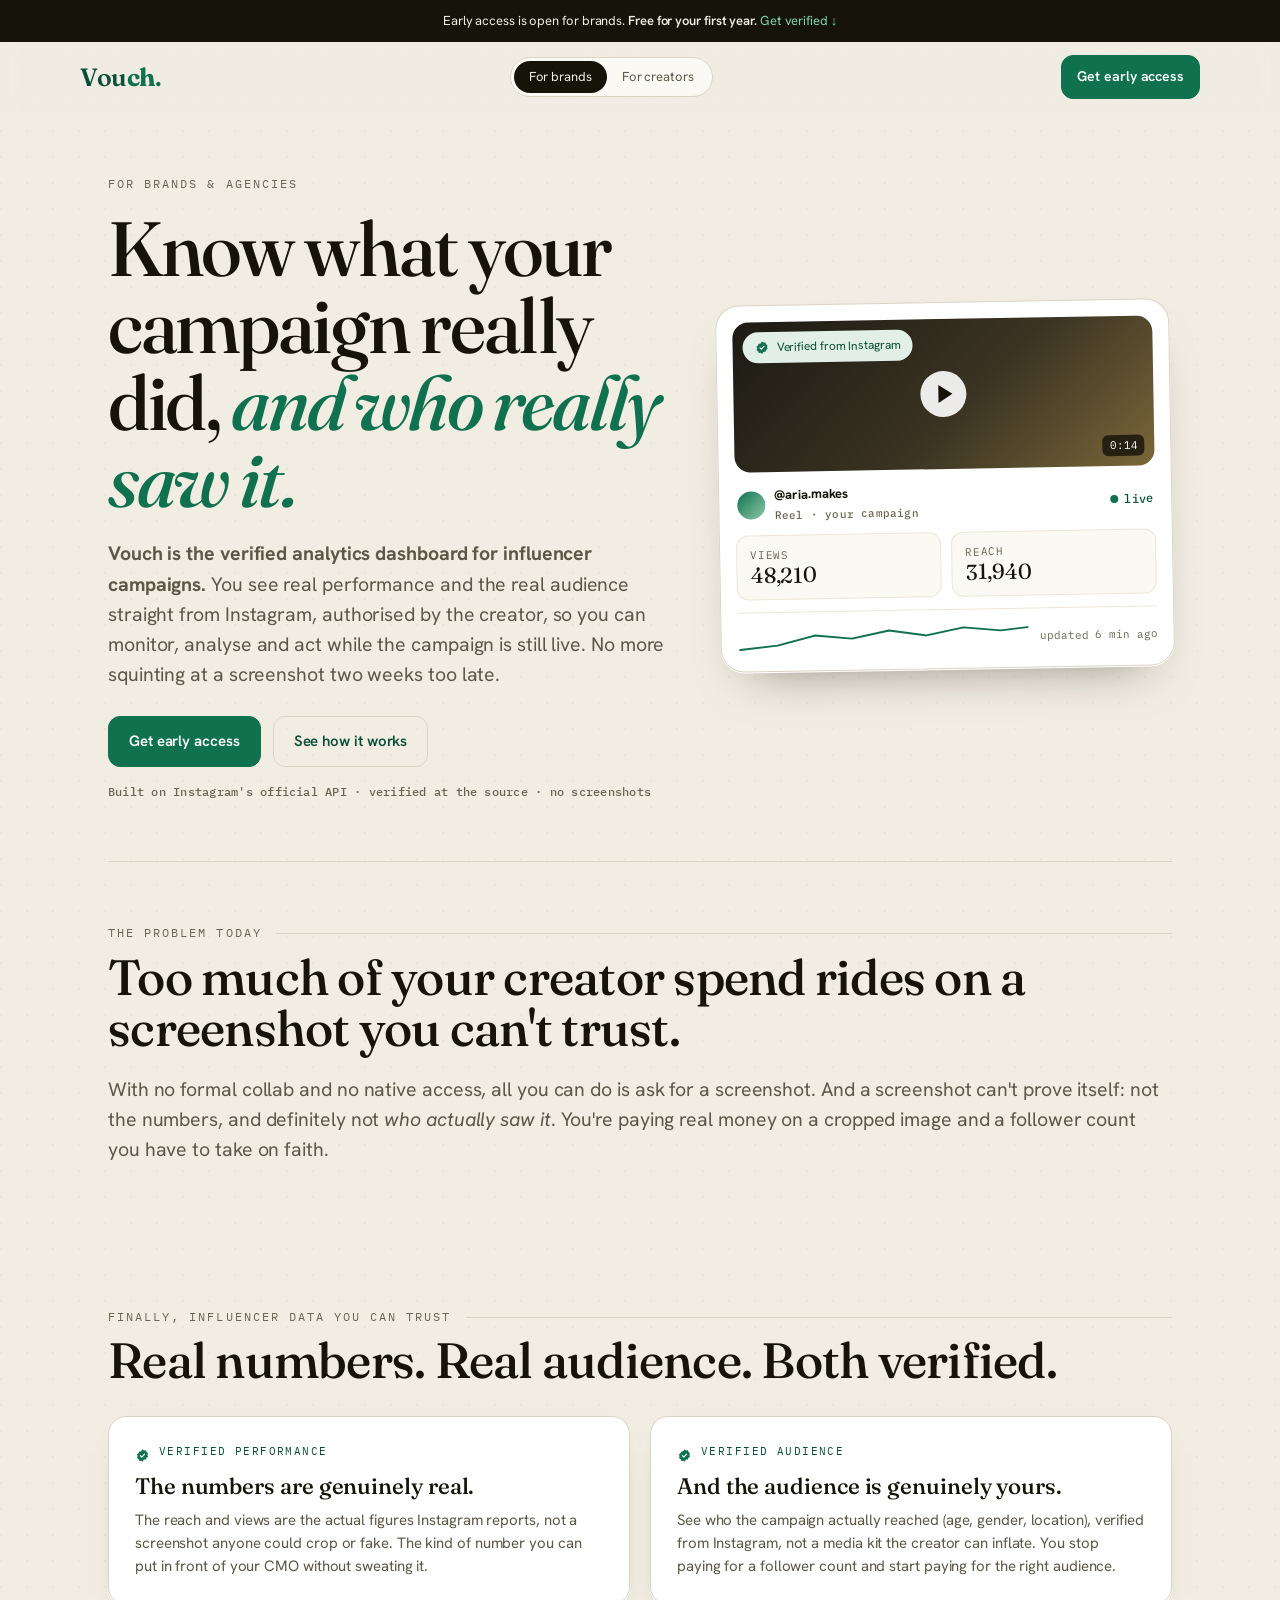
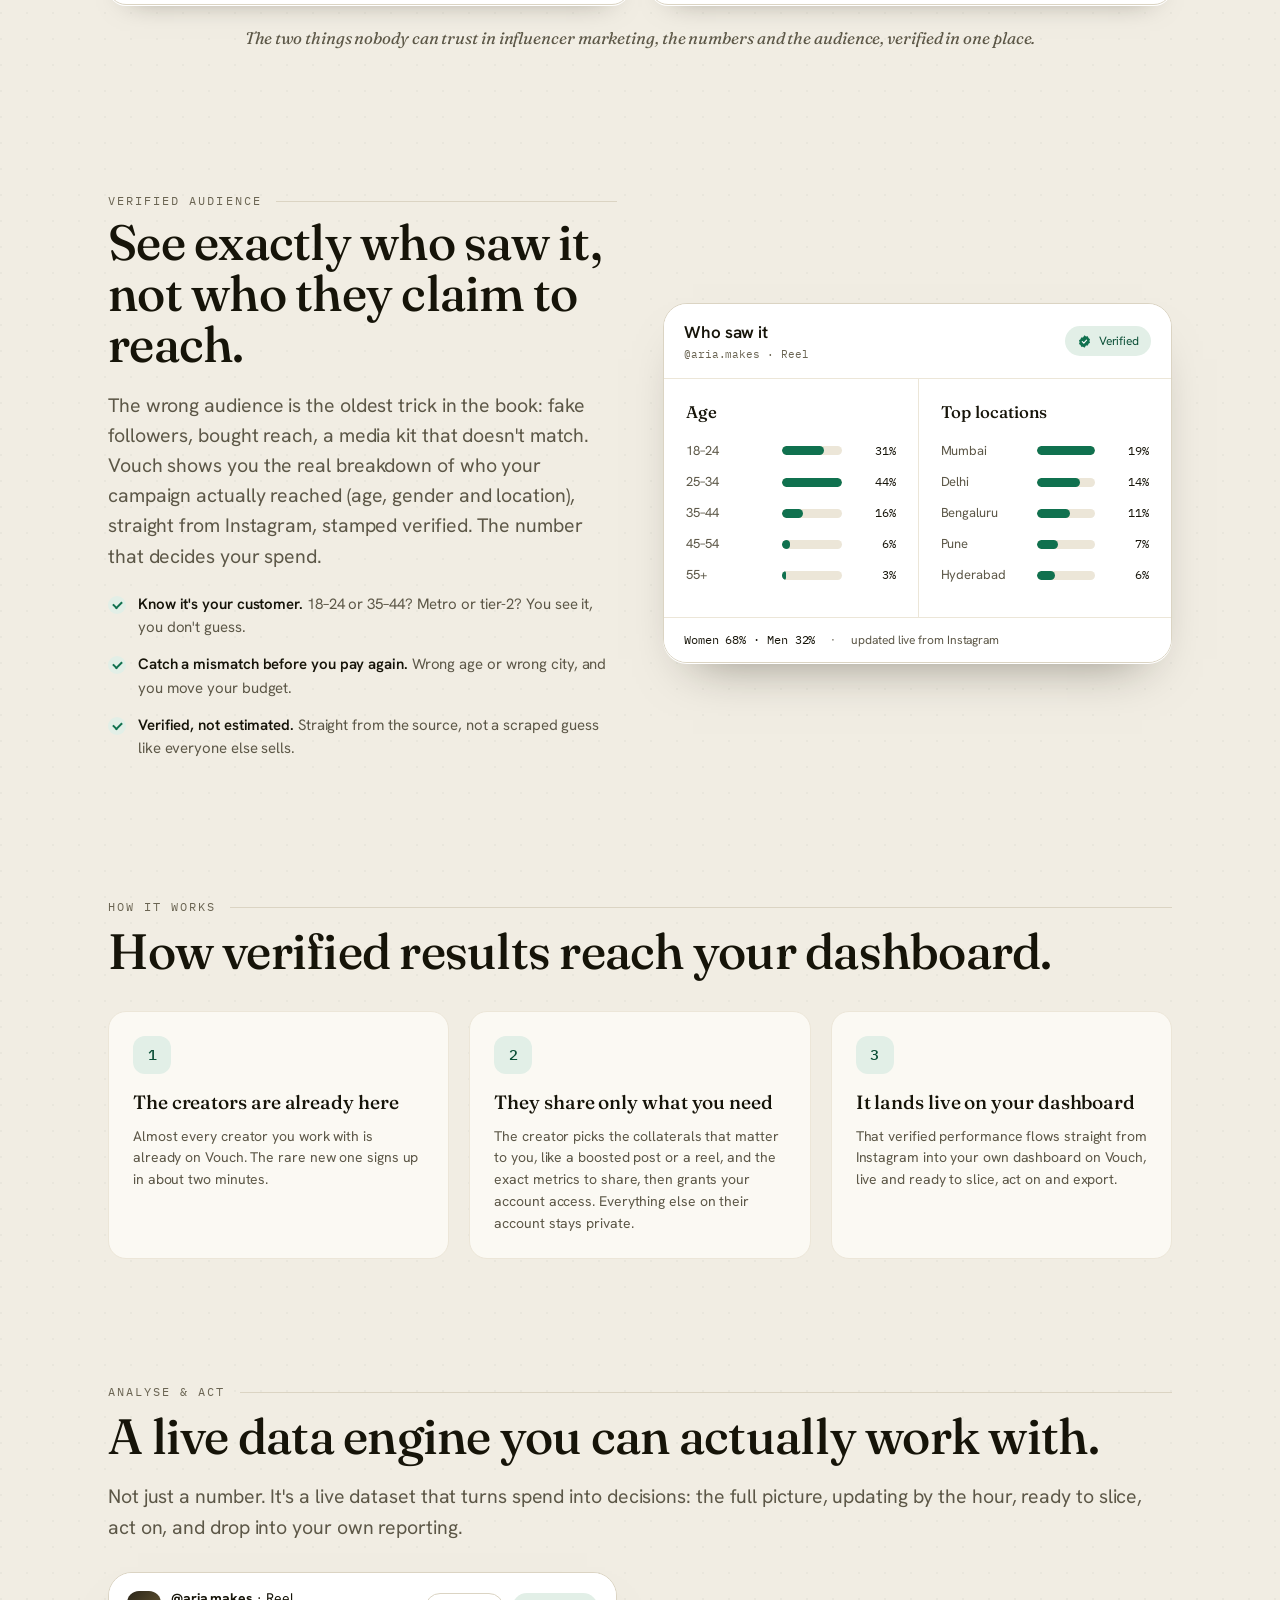
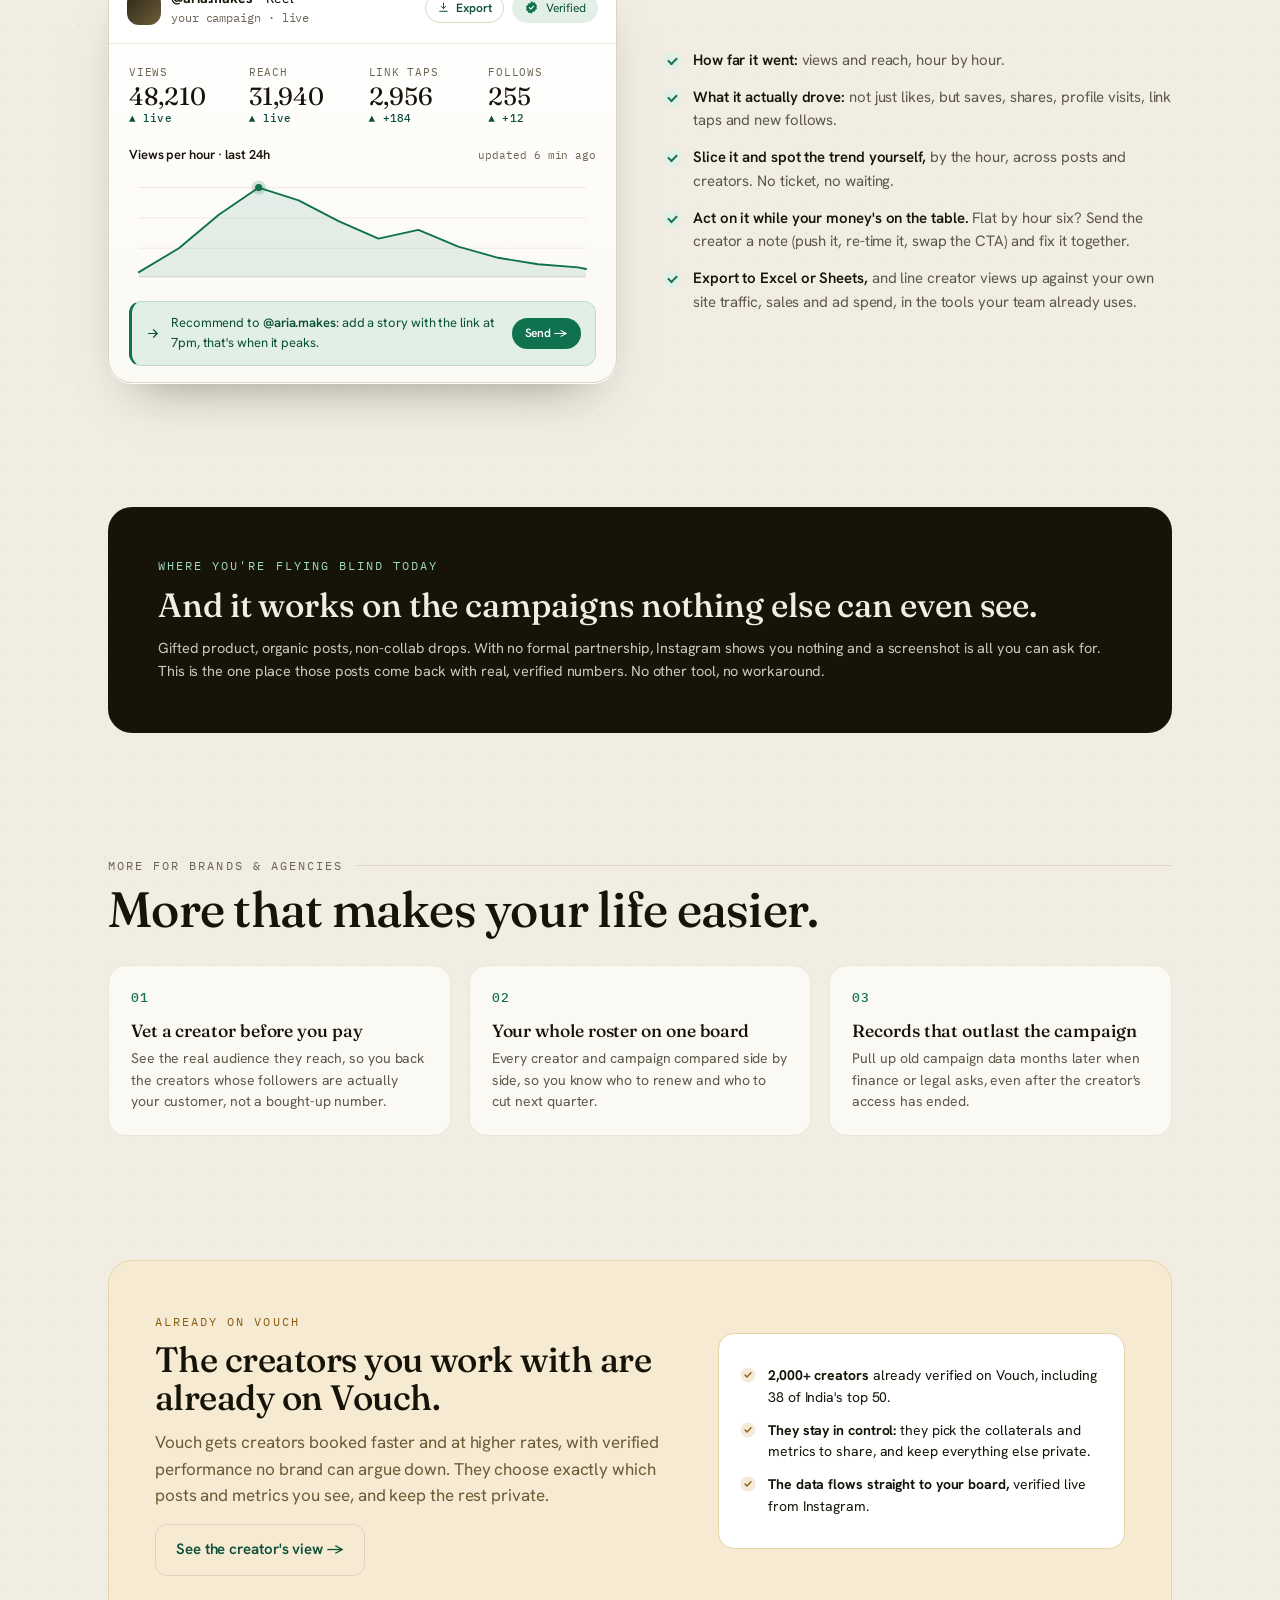
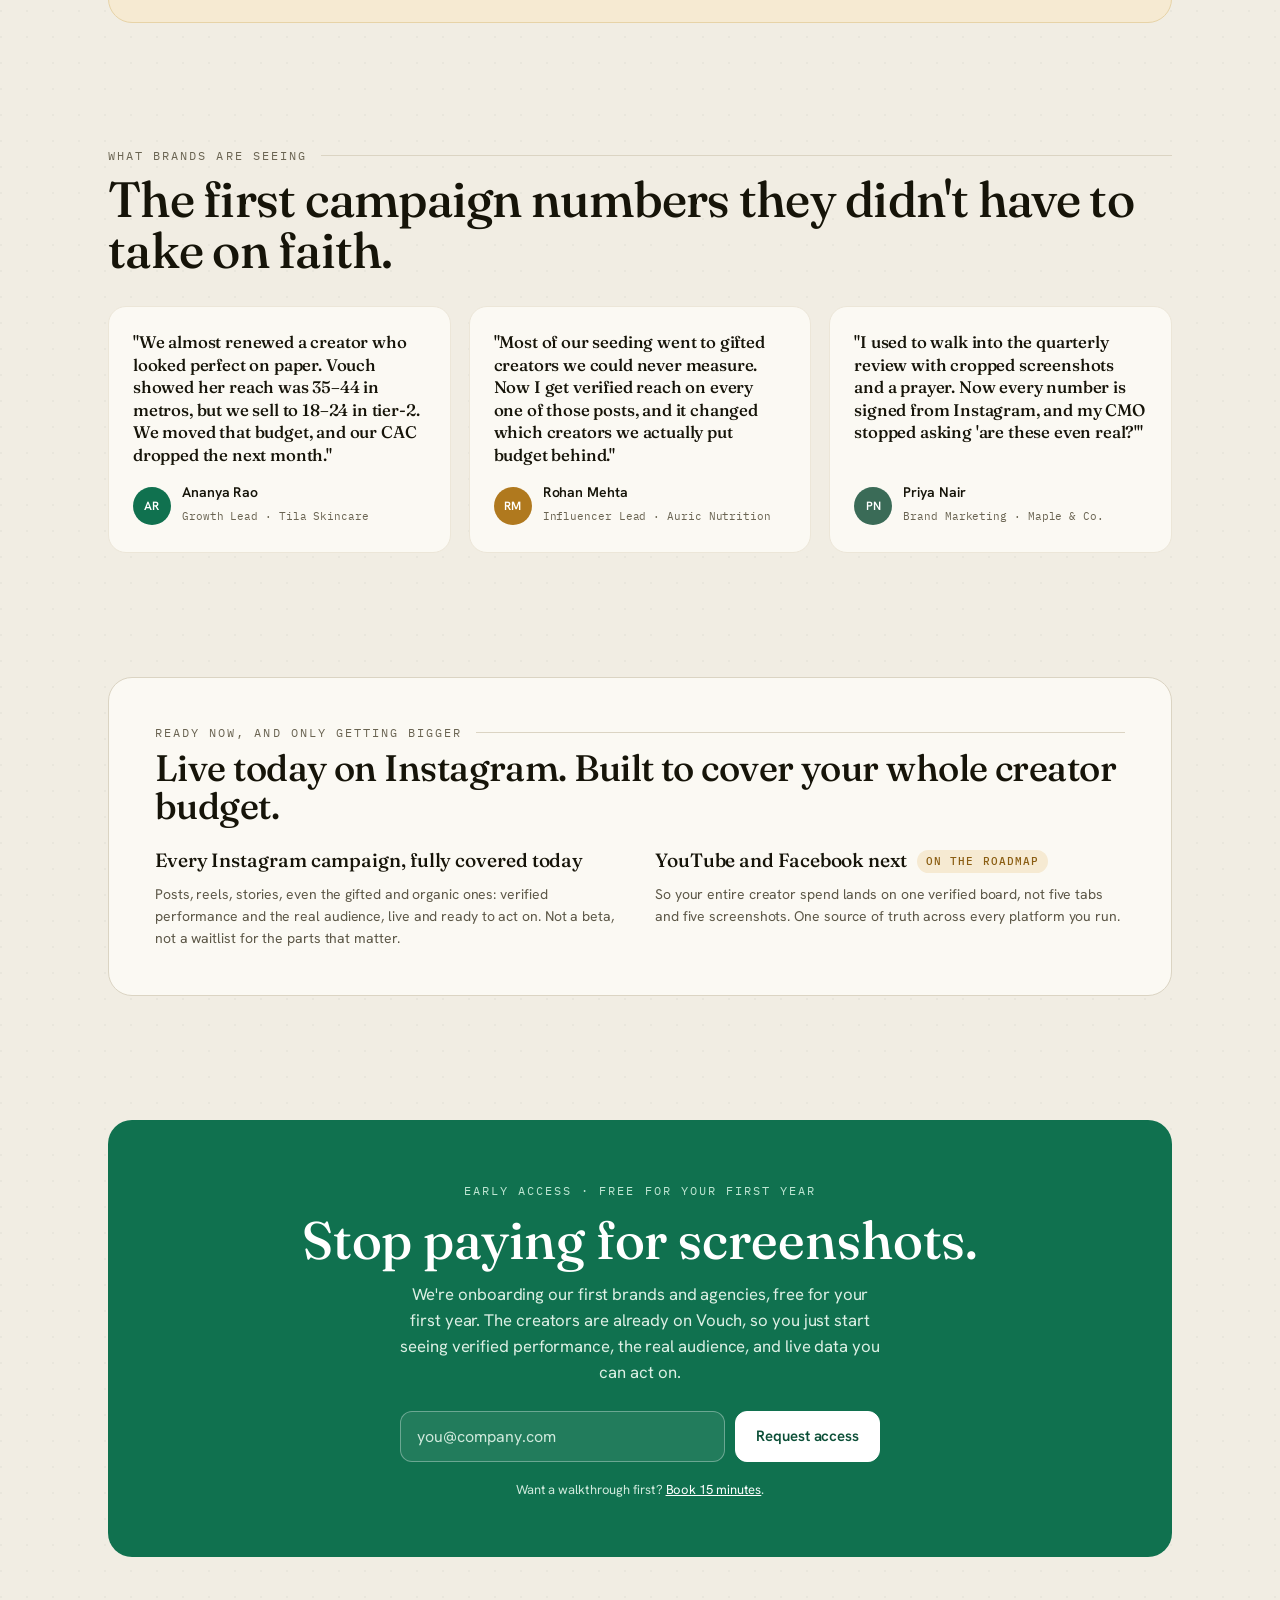
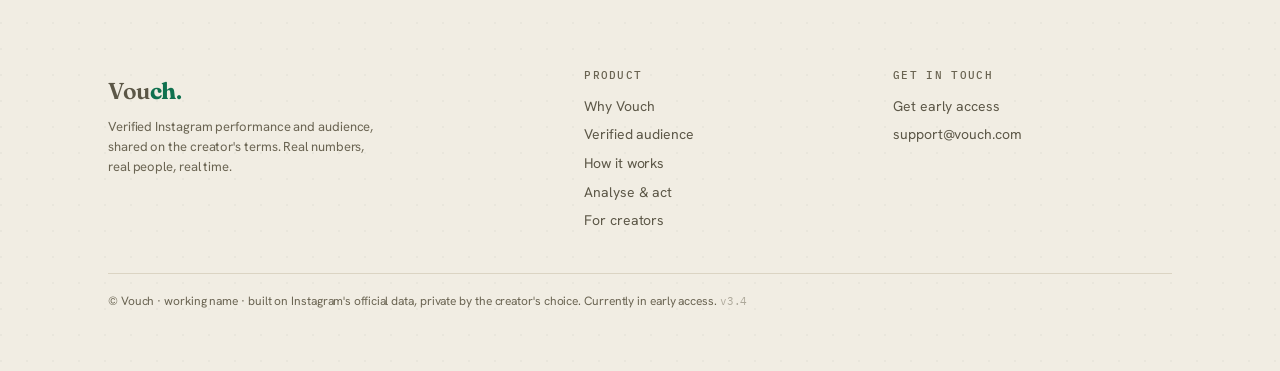
<file: index.html>
<!doctype html>
<!-- Vouch site build v3.4 · 2026-07-01 -->
<html lang="en">
<head>
<meta charset="utf-8">
<meta name="viewport" content="width=device-width, initial-scale=1">
<title>Vouch: know what your campaign really did, and who really saw it</title>
<link rel="preconnect" href="https://fonts.googleapis.com">
<link rel="preconnect" href="https://fonts.gstatic.com" crossorigin>
<link href="https://fonts.googleapis.com/css2?family=Fraunces:opsz,ital,wght@9..144,0,400;9..144,0,500;9..144,0,600;9..144,1,500&family=Hanken+Grotesk:wght@400;500;600&family=IBM+Plex+Mono:wght@400;500&display=swap" rel="stylesheet">
<link rel="stylesheet" href="styles.css">
</head>
<body>

<!-- OFFER RIBBON -->
<div class="ribbon">Early access is open for brands. <b>Free for your first year.</b> <a href="#start">Get verified ↓</a></div>

<nav class="nav" id="nav">
  <div class="wrap in">
    <a href="index.html" class="logo">Vou<b>ch</b><i>.</i></a>
    <div class="aud-switch">
      <a href="index.html" class="on">For brands</a>
      <a href="creators.html">For creators</a>
    </div>
    <div class="navcta"><a href="#start" class="btn sm">Get early access</a></div>
  </div>
</nav>

<div class="wrap">

  <!-- HERO -->
  <section class="hero">
    <div>
      <span class="kicker fade d1">For brands &amp; agencies</span>
      <h1 class="fade d2">Know what your campaign really did, <em>and who really saw it.</em></h1>
      <p class="lead fade d3"><b>Vouch is the verified analytics dashboard for influencer campaigns.</b> You see real performance and the real audience straight from Instagram, authorised by the creator, so you can monitor, analyse and act while the campaign is still live. No more squinting at a screenshot two weeks too late.</p>
      <div class="ctas fade d4">
        <a href="#start" class="btn">Get early access</a>
        <a href="#how" class="btn ghost">See how it works</a>
      </div>
      <div class="micro mono fade d5">Built on Instagram's official API · verified at the source · no screenshots</div>
    </div>
    <div class="herovis fade d6">
      <div class="vcard">
        <div class="thumb"><div class="play"></div><span class="dur">0:14</span>
          <span class="seal-tag chip green"><span class="seal" aria-hidden="true"><svg viewBox="0 0 24 24"><path d="M12 2l2.4 1.8 3-.1 1 2.8 2.4 1.7-.9 2.9.9 2.9-2.4 1.7-1 2.8-3-.1L12 22l-2.4-1.8-3 .1-1-2.8L3.2 16l.9-2.9L3.2 10l2.4-1.7 1-2.8 3 .1z" fill="#10714F"/><path d="M8.5 12.2l2.4 2.3 4.4-4.8" stroke="#fff" stroke-width="1.8" fill="none" stroke-linecap="round" stroke-linejoin="round"/></svg></span>Verified from Instagram</span>
        </div>
        <div class="meta">
          <div class="who"><span class="av"></span><div><b>@aria.makes</b><br><span class="mono" style="font-size:11px;color:var(--muted-2)">Reel · your campaign</span></div></div>
          <span class="mono" style="font-size:12px;color:var(--green-deep)"><span class="live"></span>live</span>
        </div>
        <div class="vstats">
          <div class="s"><div class="l">Views</div><div class="v">48,210</div></div>
          <div class="s"><div class="l">Reach</div><div class="v">31,940</div></div>
        </div>
        <div class="vspark"><svg viewBox="0 0 220 32" preserveAspectRatio="none" aria-hidden="true"><path d="M2 26 L30 22 L58 12 L86 16 L114 8 L142 14 L170 6 L198 10 L218 7" fill="none" stroke="#10714F" stroke-width="2" stroke-linecap="round" stroke-linejoin="round"/></svg><span>updated 6 min ago</span></div>
      </div>
    </div>
  </section>
  <hr class="hr">

  <!-- PROBLEM (brief, screenshot is the villain) -->
  <section>
    <div class="eyebrow-row"><span class="kicker">The problem today</span><span class="ln"></span></div>
    <h2 class="serif">Too much of your creator spend rides on a screenshot you can't trust.</h2>
    <p class="lead wide">With no formal collab and no native access, all you can do is ask for a screenshot. And a screenshot can't prove itself: not the numbers, and definitely not <em>who actually saw it</em>. You're paying real money on a cropped image and a follower count you have to take on faith.</p>
  </section>

  <!-- TWIN VERIFIED PILLARS -->
  <section id="why">
    <div class="eyebrow-row"><span class="kicker">Finally, influencer data you can trust</span><span class="ln"></span></div>
    <h2 class="serif">Real numbers. Real audience. Both verified.</h2>
    <div class="twin">
      <div class="vpill">
        <div class="vrow"><span class="seal" aria-hidden="true"><svg viewBox="0 0 24 24"><path d="M12 2l2.4 1.8 3-.1 1 2.8 2.4 1.7-.9 2.9.9 2.9-2.4 1.7-1 2.8-3-.1L12 22l-2.4-1.8-3 .1-1-2.8L3.2 16l.9-2.9L3.2 10l2.4-1.7 1-2.8 3 .1z" fill="#10714F"/><path d="M8.5 12.2l2.4 2.3 4.4-4.8" stroke="#fff" stroke-width="1.8" fill="none" stroke-linecap="round" stroke-linejoin="round"/></svg></span><span class="lbl">Verified performance</span></div>
        <h3>The numbers are genuinely real.</h3>
        <p>The reach and views are the actual figures Instagram reports, not a screenshot anyone could crop or fake. The kind of number you can put in front of your CMO without sweating it.</p>
      </div>
      <div class="vpill">
        <div class="vrow"><span class="seal" aria-hidden="true"><svg viewBox="0 0 24 24"><path d="M12 2l2.4 1.8 3-.1 1 2.8 2.4 1.7-.9 2.9.9 2.9-2.4 1.7-1 2.8-3-.1L12 22l-2.4-1.8-3 .1-1-2.8L3.2 16l.9-2.9L3.2 10l2.4-1.7 1-2.8 3 .1z" fill="#10714F"/><path d="M8.5 12.2l2.4 2.3 4.4-4.8" stroke="#fff" stroke-width="1.8" fill="none" stroke-linecap="round" stroke-linejoin="round"/></svg></span><span class="lbl">Verified audience</span></div>
        <h3>And the audience is genuinely yours.</h3>
        <p>See who the campaign actually reached (age, gender, location), verified from Instagram, not a media kit the creator can inflate. You stop paying for a follower count and start paying for the right audience.</p>
      </div>
    </div>
    <p class="twin-note">The two things nobody can trust in influencer marketing, the numbers and the audience, verified in one place.</p>
  </section>

  <!-- WHO REALLY SAW IT (verified audience showcase) -->
  <section id="audience">
    <div class="split">
      <div class="txt">
        <div class="eyebrow-row"><span class="kicker">Verified audience</span><span class="ln"></span></div>
        <h2 class="serif">See exactly who saw it, not who they claim to reach.</h2>
        <p class="lead">The wrong audience is the oldest trick in the book: fake followers, bought reach, a media kit that doesn't match. Vouch shows you the real breakdown of who your campaign actually reached (age, gender and location), straight from Instagram, stamped verified. The number that decides your spend.</p>
        <ul class="benefits">
          <li><b>Know it's your customer.</b> 18–24 or 35–44? Metro or tier-2? You see it, you don't guess.</li>
          <li><b>Catch a mismatch before you pay again.</b> Wrong age or wrong city, and you move your budget.</li>
          <li><b>Verified, not estimated.</b> Straight from the source, not a scraped guess like everyone else sells.</li>
        </ul>
      </div>
      <div class="demo">
        <div class="demo-head">
          <div><b>Who saw it</b><small>@aria.makes · Reel</small></div>
          <span class="chip green"><span class="seal" aria-hidden="true"><svg viewBox="0 0 24 24"><path d="M12 2l2.4 1.8 3-.1 1 2.8 2.4 1.7-.9 2.9.9 2.9-2.4 1.7-1 2.8-3-.1L12 22l-2.4-1.8-3 .1-1-2.8L3.2 16l.9-2.9L3.2 10l2.4-1.7 1-2.8 3 .1z" fill="#10714F"/><path d="M8.5 12.2l2.4 2.3 4.4-4.8" stroke="#fff" stroke-width="1.8" fill="none" stroke-linecap="round" stroke-linejoin="round"/></svg></span>Verified</span>
        </div>
        <div class="demo-grid">
          <div class="demo-panel">
            <div class="ph">Age</div>
            <div class="barrow"><span class="lab">18–24</span><span class="track"><span class="fillb" style="width:70%"></span></span><span class="pct">31%</span></div>
            <div class="barrow"><span class="lab">25–34</span><span class="track"><span class="fillb" style="width:100%"></span></span><span class="pct">44%</span></div>
            <div class="barrow"><span class="lab">35–44</span><span class="track"><span class="fillb" style="width:36%"></span></span><span class="pct">16%</span></div>
            <div class="barrow"><span class="lab">45–54</span><span class="track"><span class="fillb" style="width:14%"></span></span><span class="pct">6%</span></div>
            <div class="barrow"><span class="lab">55+</span><span class="track"><span class="fillb" style="width:7%"></span></span><span class="pct">3%</span></div>
          </div>
          <div class="demo-panel">
            <div class="ph">Top locations</div>
            <div class="barrow"><span class="lab">Mumbai</span><span class="track"><span class="fillb" style="width:100%"></span></span><span class="pct">19%</span></div>
            <div class="barrow"><span class="lab">Delhi</span><span class="track"><span class="fillb" style="width:74%"></span></span><span class="pct">14%</span></div>
            <div class="barrow"><span class="lab">Bengaluru</span><span class="track"><span class="fillb" style="width:58%"></span></span><span class="pct">11%</span></div>
            <div class="barrow"><span class="lab">Pune</span><span class="track"><span class="fillb" style="width:37%"></span></span><span class="pct">7%</span></div>
            <div class="barrow"><span class="lab">Hyderabad</span><span class="track"><span class="fillb" style="width:32%"></span></span><span class="pct">6%</span></div>
          </div>
        </div>
        <div class="demo-foot"><span class="gend">Women 68% · Men 32%</span><span>·</span><span>updated live from Instagram</span></div>
      </div>
    </div>
  </section>

  <!-- HOW IT WORKS (3-step setup) -->
  <section id="how">
    <div class="eyebrow-row"><span class="kicker">How it works</span><span class="ln"></span></div>
    <h2 class="serif">How verified results reach your dashboard.</h2>
    <div class="steps">
      <div class="step"><div class="tok">1</div><h3>The creators are already here</h3><p>Almost every creator you work with is already on Vouch. The rare new one signs up in about two minutes.</p></div>
      <div class="step"><div class="tok">2</div><h3>They share only what you need</h3><p>The creator picks the collaterals that matter to you, like a boosted post or a reel, and the exact metrics to share, then grants your account access. Everything else on their account stays private.</p></div>
      <div class="step"><div class="tok">3</div><h3>It lands live on your dashboard</h3><p>That verified performance flows straight from Instagram into your own dashboard on Vouch, live and ready to slice, act on and export.</p></div>
    </div>
  </section>

  <!-- ANALYTICS ENGINE (centerpiece) -->
  <section id="engine">
    <div class="eyebrow-row"><span class="kicker">Analyse &amp; act</span><span class="ln"></span></div>
    <h2 class="serif">A live data engine you can actually work with.</h2>
    <p class="lead wide">Not just a number. It's a live dataset that turns spend into decisions: the full picture, updating by the hour, ready to slice, act on, and drop into your own reporting.</p>
    <div class="split rev" style="margin-top:30px">
      <div class="txt">
        <ul class="benefits">
          <li><b>How far it went:</b> views and reach, hour by hour.</li>
          <li><b>What it actually drove:</b> not just likes, but saves, shares, profile visits, link taps and new follows.</li>
          <li><b>Slice it and spot the trend yourself,</b> by the hour, across posts and creators. No ticket, no waiting.</li>
          <li><b>Act on it while your money's on the table.</b> Flat by hour six? Send the creator a note (push it, re-time it, swap the CTA) and fix it together.</li>
          <li><b>Export to Excel or Sheets,</b> and line creator views up against your own site traffic, sales and ad spend, in the tools your team already uses.</li>
        </ul>
      </div>
      <div class="dashwrap">
        <div class="dash-top">
          <div class="who"><span class="av"></span><div><b>@aria.makes</b> · Reel<small>your campaign · live</small></div></div>
          <div class="right">
            <span class="expbtn"><svg viewBox="0 0 24 24" fill="none" aria-hidden="true"><path d="M12 4v10m0 0l-4-4m4 4l4-4M5 19h14" stroke="currentColor" stroke-width="1.8" stroke-linecap="round" stroke-linejoin="round"/></svg>Export</span>
            <span class="chip green"><span class="seal" aria-hidden="true"><svg viewBox="0 0 24 24"><path d="M12 2l2.4 1.8 3-.1 1 2.8 2.4 1.7-.9 2.9.9 2.9-2.4 1.7-1 2.8-3-.1L12 22l-2.4-1.8-3 .1-1-2.8L3.2 16l.9-2.9L3.2 10l2.4-1.7 1-2.8 3 .1z" fill="#10714F"/><path d="M8.5 12.2l2.4 2.3 4.4-4.8" stroke="#fff" stroke-width="1.8" fill="none" stroke-linecap="round" stroke-linejoin="round"/></svg></span>Verified</span>
          </div>
        </div>
        <div class="stats">
          <div class="stat"><div class="l">Views</div><div class="v">48,210</div><div class="d mono"><span aria-hidden="true">▲</span> live</div></div>
          <div class="stat"><div class="l">Reach</div><div class="v">31,940</div><div class="d mono"><span aria-hidden="true">▲</span> live</div></div>
          <div class="stat"><div class="l">Link taps</div><div class="v">2,956</div><div class="d mono"><span aria-hidden="true">▲</span> +184</div></div>
          <div class="stat"><div class="l">Follows</div><div class="v">255</div><div class="d mono"><span aria-hidden="true">▲</span> +12</div></div>
        </div>
        <div class="charttitle"><b>Views per hour · last 24h</b><span>updated 6 min ago</span></div>
        <svg class="chart" viewBox="0 0 600 150" preserveAspectRatio="none" role="img" aria-label="Hourly views curve">
          <line x1="20" y1="22" x2="580" y2="22" stroke="#ECE6D8"/>
          <line x1="20" y1="60" x2="580" y2="60" stroke="#ECE6D8"/>
          <line x1="20" y1="98" x2="580" y2="98" stroke="#ECE6D8"/>
          <line x1="20" y1="134" x2="580" y2="134" stroke="#DAD3C2"/>
          <path d="M20 128 L70 98 L120 56 L170 22 L220 38 L270 64 L320 86 L370 75 L420 96 L470 110 L520 118 L570 122 L580 124 L580 134 L20 134 Z" fill="#10714F" fill-opacity=".10"/>
          <path d="M20 128 L70 98 L120 56 L170 22 L220 38 L270 64 L320 86 L370 75 L420 96 L470 110 L520 118 L570 122 L580 124" fill="none" stroke="#10714F" stroke-width="2.4" stroke-linecap="round" stroke-linejoin="round"/>
          <circle cx="170" cy="22" r="4.5" fill="#10714F"/><circle cx="170" cy="22" r="9" fill="#10714F" fill-opacity=".18"/>
        </svg>
        <div style="padding:0 20px 16px">
          <div class="reco"><span class="seal" aria-hidden="true"><svg viewBox="0 0 24 24" fill="none"><path d="M4 12h12M12 6l6 6-6 6" stroke="#0B4F37" stroke-width="1.8" stroke-linecap="round" stroke-linejoin="round"/></svg></span><span>Recommend to <span class="who">@aria.makes</span>: add a story with the link at 7pm, that's when it peaks.</span><span class="reco-send">Send →</span></div>
        </div>
      </div>
    </div>
  </section>

  <!-- ORGANIC COVERAGE BANNER -->
  <section>
    <div class="banner">
      <div class="banner-lead">
        <span class="kicker">Where you're flying blind today</span>
        <h3>And it works on the campaigns nothing else can even see.</h3>
        <p>Gifted product, organic posts, non-collab drops. With no formal partnership, Instagram shows you nothing and a screenshot is all you can ask for. This is the one place those posts come back with real, verified numbers. No other tool, no workaround.</p>
      </div>
    </div>
  </section>

  <!-- TIER 2 -->
  <section>
    <div class="eyebrow-row"><span class="kicker">More for brands &amp; agencies</span><span class="ln"></span></div>
    <h2 class="serif">More that makes your life easier.</h2>
    <div class="vgrid">
      <div class="vc"><span class="vnum">01</span><h3>Vet a creator before you pay</h3><p>See the real audience they reach, so you back the creators whose followers are actually your customer, not a bought-up number.</p></div>
      <div class="vc"><span class="vnum">02</span><h3>Your whole roster on one board</h3><p>Every creator and campaign compared side by side, so you know who to renew and who to cut next quarter.</p></div>
      <div class="vc"><span class="vnum">03</span><h3>Records that outlast the campaign</h3><p>Pull up old campaign data months later when finance or legal asks, even after the creator's access has ended.</p></div>
    </div>
  </section>

  <!-- TIER 3 + reassurance -->
  <section>
    <div class="reassure">
      <div>
        <span class="kicker">Already on Vouch</span>
        <h3 class="serif">The creators you work with are already on Vouch.</h3>
        <p>Vouch gets creators booked faster and at higher rates, with verified performance no brand can argue down. They choose exactly which posts and metrics you see, and keep the rest private.</p>
        <a href="creators.html" class="btn ghost">See the creator's view →</a>
      </div>
      <div class="card">
        <div class="row"><svg width="18" height="18" viewBox="0 0 24 24" fill="none" aria-hidden="true"><circle cx="12" cy="12" r="10" fill="#C98A22" fill-opacity=".18"/><path d="M8 12l2.6 2.6L16 9" stroke="#8A5D12" stroke-width="1.8" fill="none" stroke-linecap="round" stroke-linejoin="round"/></svg><span><b>2,000+ creators</b> already verified on Vouch, including 38 of India's top 50.</span></div>
        <div class="row"><svg width="18" height="18" viewBox="0 0 24 24" fill="none" aria-hidden="true"><circle cx="12" cy="12" r="10" fill="#C98A22" fill-opacity=".18"/><path d="M8 12l2.6 2.6L16 9" stroke="#8A5D12" stroke-width="1.8" fill="none" stroke-linecap="round" stroke-linejoin="round"/></svg><span><b>They stay in control:</b> they pick the collaterals and metrics to share, and keep everything else private.</span></div>
        <div class="row"><svg width="18" height="18" viewBox="0 0 24 24" fill="none" aria-hidden="true"><circle cx="12" cy="12" r="10" fill="#C98A22" fill-opacity=".18"/><path d="M8 12l2.6 2.6L16 9" stroke="#8A5D12" stroke-width="1.8" fill="none" stroke-linecap="round" stroke-linejoin="round"/></svg><span><b>The data flows straight to your board,</b> verified live from Instagram.</span></div>
      </div>
    </div>
  </section>

  <!-- TESTIMONIALS / PROOF -->
  <section>
    <div class="eyebrow-row"><span class="kicker">What brands are seeing</span><span class="ln"></span></div>
    <h2 class="serif">The first campaign numbers they didn't have to take on faith.</h2>
    <div class="quotes">
      <figure class="quote">
        <blockquote>"We almost renewed a creator who looked perfect on paper. Vouch showed her reach was 35–44 in metros, but we sell to 18–24 in tier-2. We moved that budget, and our CAC dropped the next month."</blockquote>
        <figcaption class="qby"><span class="qav" style="--qc:#10714F">AR</span><span class="qn"><b>Ananya Rao</b><small>Growth Lead · Tila Skincare</small></span></figcaption>
      </figure>
      <figure class="quote">
        <blockquote>"Most of our seeding went to gifted creators we could never measure. Now I get verified reach on every one of those posts, and it changed which creators we actually put budget behind."</blockquote>
        <figcaption class="qby"><span class="qav" style="--qc:#B0791E">RM</span><span class="qn"><b>Rohan Mehta</b><small>Influencer Lead · Auric Nutrition</small></span></figcaption>
      </figure>
      <figure class="quote">
        <blockquote>"I used to walk into the quarterly review with cropped screenshots and a prayer. Now every number is signed from Instagram, and my CMO stopped asking 'are these even real?'"</blockquote>
        <figcaption class="qby"><span class="qav" style="--qc:#3A6B57">PN</span><span class="qn"><b>Priya Nair</b><small>Brand Marketing · Maple &amp; Co.</small></span></figcaption>
      </figure>
    </div>
  </section>

  <!-- LONG GAME / VISION -->
  <section>
    <div class="vision">
      <div class="eyebrow-row"><span class="kicker">Ready now, and only getting bigger</span><span class="ln"></span></div>
      <h2 class="serif" style="font-size:clamp(1.7rem,3vw,2.3rem)">Live today on Instagram. Built to cover your whole creator budget.</h2>
      <div class="vr">
        <div class="vi"><h3>Every Instagram campaign, fully covered today</h3><p>Posts, reels, stories, even the gifted and organic ones: verified performance and the real audience, live and ready to act on. Not a beta, not a waitlist for the parts that matter.</p></div>
        <div class="vi"><h3>YouTube and Facebook next <span class="soon">On the roadmap</span></h3><p>So your entire creator spend lands on one verified board, not five tabs and five screenshots. One source of truth across every platform you run.</p></div>
      </div>
    </div>
  </section>

  <!-- FINAL CTA -->
  <section id="start">
    <div class="final">
      <span class="kicker">Early access · free for your first year</span>
      <h2>Stop paying for screenshots.</h2>
      <p>We're onboarding our first brands and agencies, free for your first year. The creators are already on Vouch, so you just start seeing verified performance, the real audience, and live data you can act on.</p>
      <form class="signup" onsubmit="return false">
        <input type="email" id="waitemail" placeholder="you@company.com" aria-label="Work email">
        <a data-mail data-waitlist data-subject="Vouch for brands - early access" class="btn">Request access</a>
      </form>
      <div class="alt">Want a walkthrough first? <a data-mail data-subject="Vouch demo">Book 15 minutes</a>.</div>
    </div>
  </section>

  <footer>
    <div class="foot">
      <div>
        <a href="index.html" class="logo">Vou<b>ch</b><i>.</i></a>
        <p>Verified Instagram performance and audience, shared on the creator's terms. Real numbers, real people, real time.</p>
      </div>
      <div>
        <h3>Product</h3>
        <a href="#why">Why Vouch</a>
        <a href="#audience">Verified audience</a>
        <a href="#how">How it works</a>
        <a href="#engine">Analyse &amp; act</a>
        <a href="creators.html">For creators</a>
      </div>
      <div>
        <h3>Get in touch</h3>
        <a href="#start">Get early access</a>
        <a data-mail data-contact></a>
      </div>
    </div>
    <div class="foot-base">© Vouch · working name · built on Instagram's official data, private by the creator's choice. Currently in early access. <span class="ver">v3.4</span></div>
  </footer>

</div>

<script src="site.js"></script>
</body>
</html>
</file>
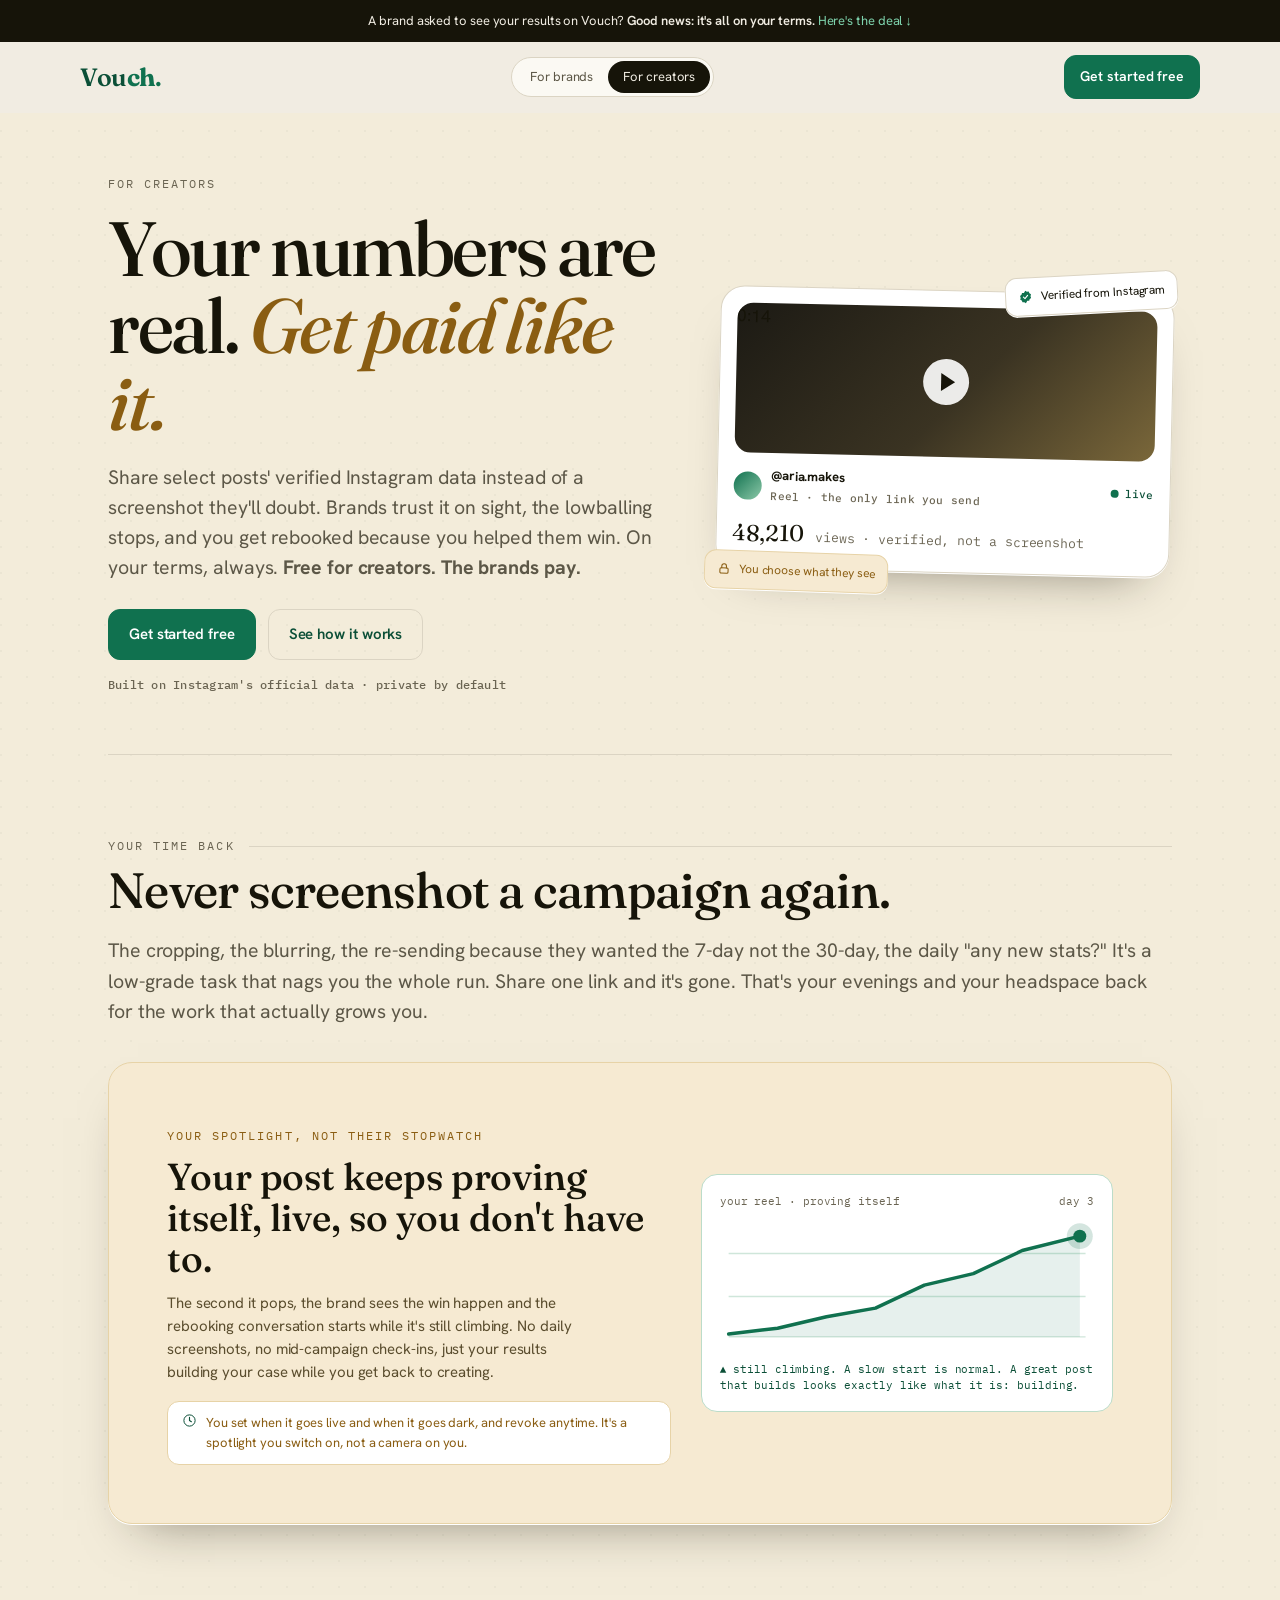
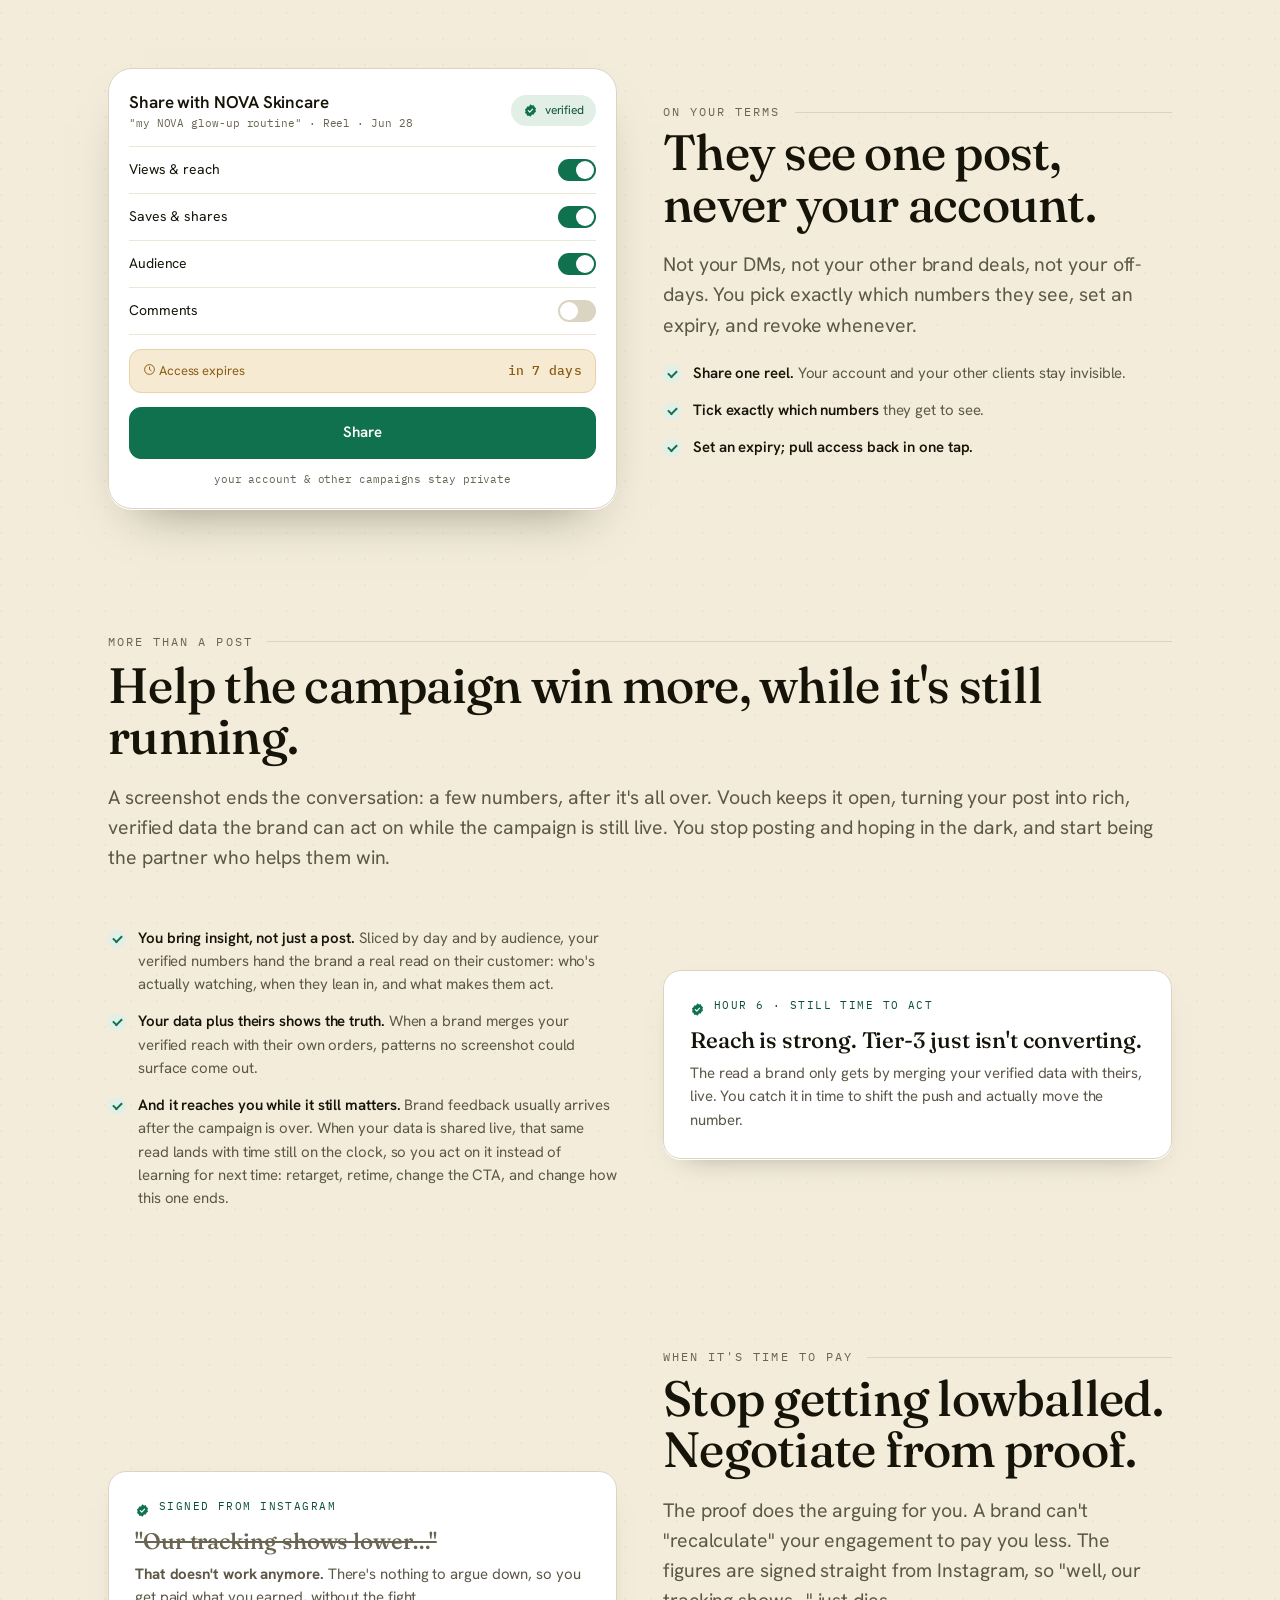
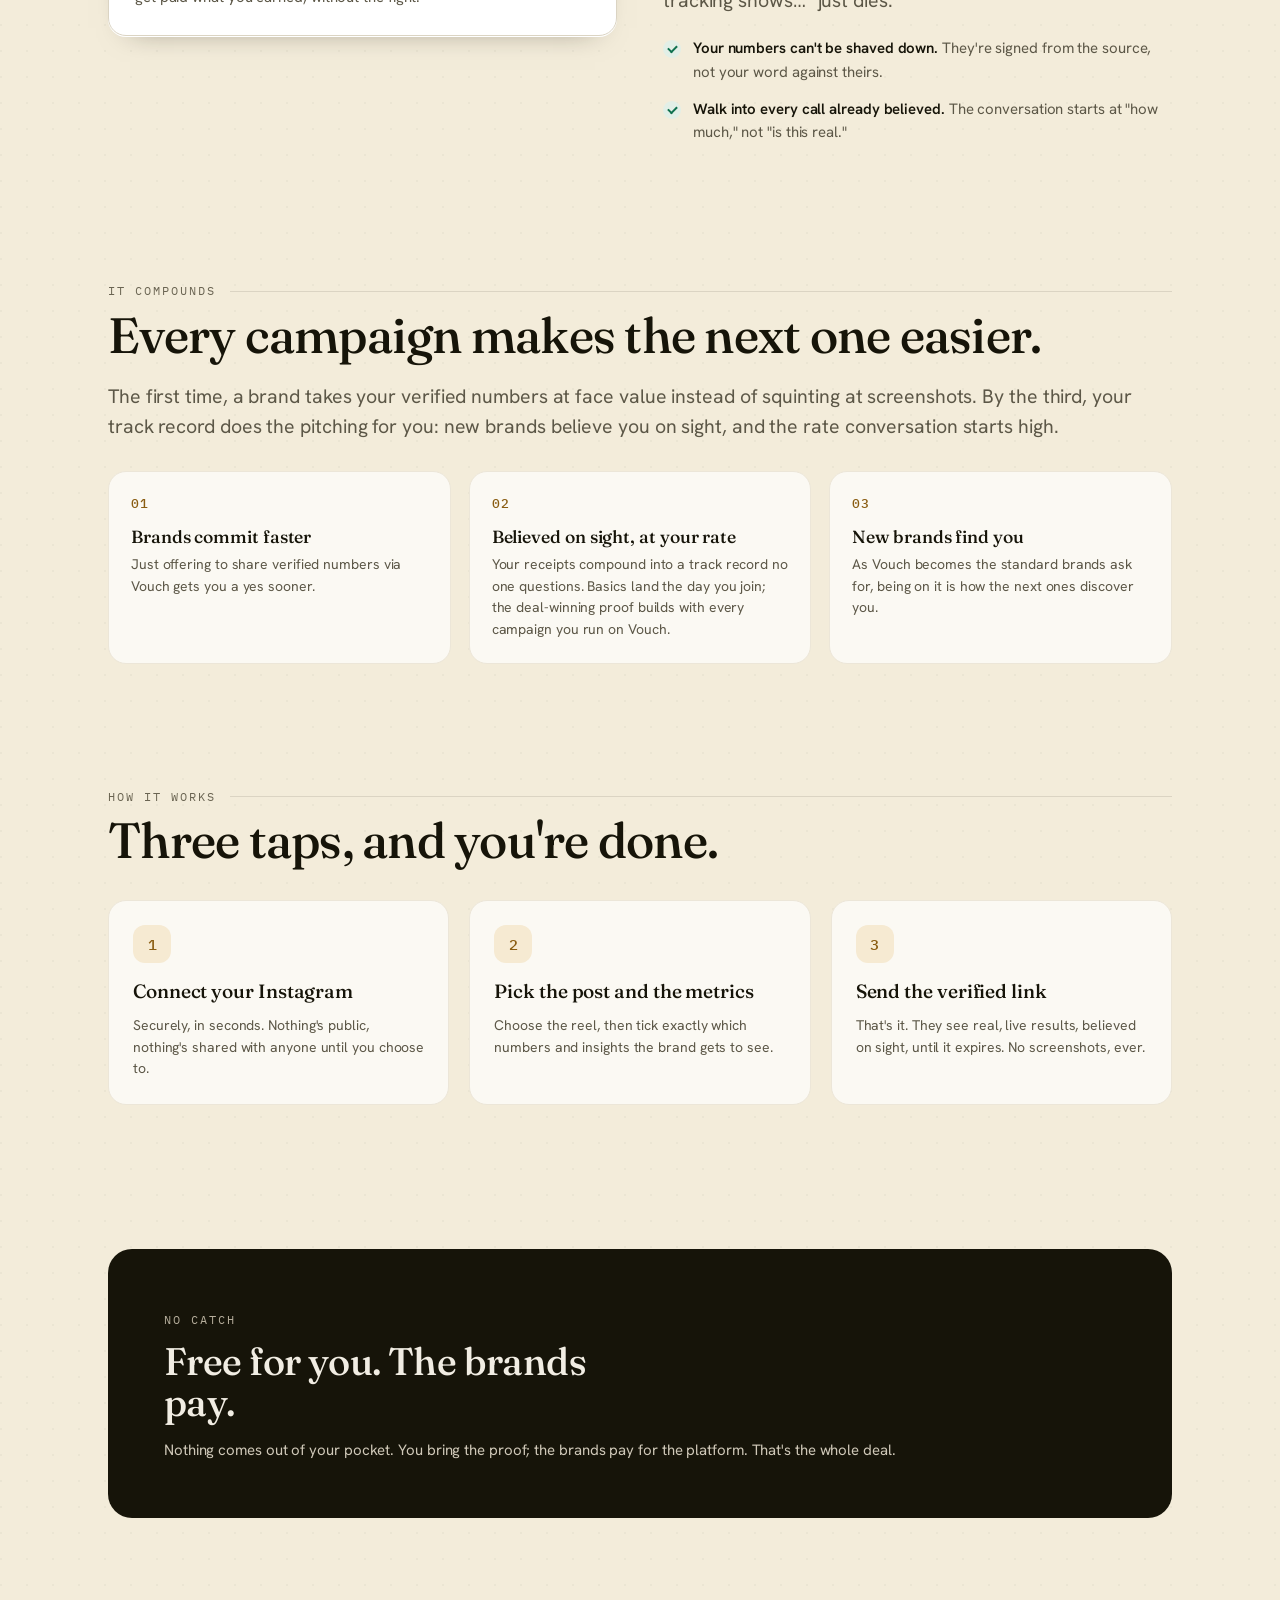
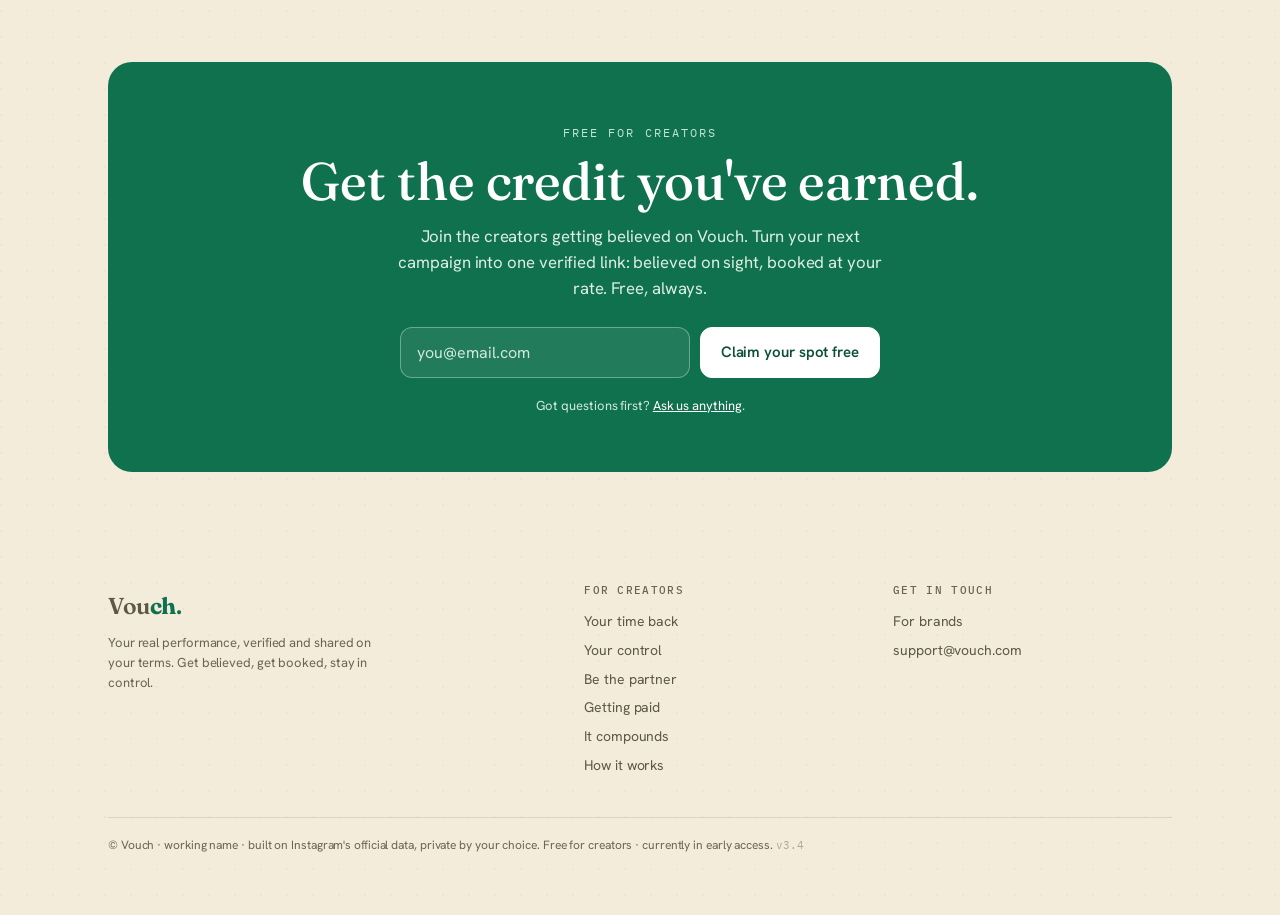
<file: creators.html>
<!doctype html>
<!-- Vouch site build v3.4 · 2026-07-01 -->
<html lang="en">
<head>
<meta charset="utf-8">
<meta name="viewport" content="width=device-width, initial-scale=1">
<title>Vouch for creators: stop sending screenshots, get booked at your rate</title>
<link rel="preconnect" href="https://fonts.googleapis.com">
<link rel="preconnect" href="https://fonts.gstatic.com" crossorigin>
<link href="https://fonts.googleapis.com/css2?family=Fraunces:opsz,ital,wght@9..144,0,400;9..144,0,500;9..144,0,600;9..144,1,500&family=Hanken+Grotesk:wght@400;500;600&family=IBM+Plex+Mono:wght@400;500&display=swap" rel="stylesheet">
<link rel="stylesheet" href="styles.css">
</head>
<body class="page-creators">

<!-- INVITE RIBBON: meets the creator at the moment they arrive (a brand asked) -->
<div class="ribbon">A brand asked to see your results on Vouch? <b>Good news: it's all on your terms.</b> <a href="#control">Here's the deal ↓</a></div>

<nav class="nav" id="nav">
  <div class="wrap in">
    <a href="creators.html" class="logo">Vou<b>ch</b><i>.</i></a>
    <div class="aud-switch">
      <a href="index.html">For brands</a>
      <a href="creators.html" class="on">For creators</a>
    </div>
    <div class="navcta"><a href="#start" class="btn sm">Get started free</a></div>
  </div>
</nav>

<div class="wrap">

  <!-- HERO -->
  <section class="hero">
    <div>
      <span class="kicker fade d1">For creators</span>
      <h1 class="fade d2">Your numbers are real. <em>Get paid like it.</em></h1>
      <p class="lead fade d3">Share select posts' verified Instagram data instead of a screenshot they'll doubt. Brands trust it on sight, the lowballing stops, and you get rebooked because you helped them win. On your terms, always. <b>Free for creators. The brands pay.</b></p>
      <div class="ctas fade d4">
        <a href="#start" class="btn">Get started free</a>
        <a href="#how" class="btn ghost">See how it works</a>
      </div>
      <div class="micro mono fade d5">Built on Instagram's official data · private by default</div>
    </div>
    <div class="herovis fade d6">
      <div class="tag t1"><span class="seal" aria-hidden="true"><svg viewBox="0 0 24 24"><path d="M12 2l2.4 1.8 3-.1 1 2.8 2.4 1.7-.9 2.9.9 2.9-2.4 1.7-1 2.8-3-.1L12 22l-2.4-1.8-3 .1-1-2.8L3.2 16l.9-2.9L3.2 10l2.4-1.7 1-2.8 3 .1z" fill="#10714F"/><path d="M8.5 12.2l2.4 2.3 4.4-4.8" stroke="#fff" stroke-width="1.8" fill="none" stroke-linecap="round" stroke-linejoin="round"/></svg></span> Verified from Instagram</div>
      <div class="post">
        <div class="thumb"><div class="play"></div><span class="dur">0:14</span></div>
        <div class="meta">
          <div class="who"><span class="av"></span><div><b>@aria.makes</b><br><span class="mono" style="font-size:11px;color:var(--muted-2)">Reel · the only link you send</span></div></div>
          <span class="mono" style="font-size:11px;color:var(--green-deep)"><span class="live"></span>live</span>
        </div>
        <div class="num">48,210 <span>views · verified, not a screenshot</span></div>
      </div>
      <div class="tag t2"><svg width="14" height="14" viewBox="0 0 24 24" fill="none" aria-hidden="true" style="flex:0 0 auto"><rect x="5" y="11" width="14" height="9" rx="2" stroke="currentColor" stroke-width="1.8"/><path d="M8 11V8a4 4 0 018 0v3" stroke="currentColor" stroke-width="1.8" stroke-linecap="round"/></svg> You choose what they see</div>
    </div>
  </section>
  <hr class="hr">

  <!-- 1. FREEDOM FROM THE CHORE + REAL-TIME SPOTLIGHT (during the campaign) -->
  <section id="freedom">
    <div class="eyebrow-row"><span class="kicker">Your time back</span><span class="ln"></span></div>
    <h2 class="serif">Never screenshot a campaign again.</h2>
    <p class="lead wide">The cropping, the blurring, the re-sending because they wanted the 7-day not the 30-day, the daily "any new stats?" It's a low-grade task that nags you the whole run. Share one link and it's gone. That's your evenings and your headspace back for the work that actually grows you.</p>

    <div class="spotlight">
      <div>
        <span class="kicker">Your spotlight, not their stopwatch</span>
        <h3>Your post keeps proving itself, live, so you don't have to.</h3>
        <p>The second it pops, the brand sees the win happen and the rebooking conversation starts while it's still climbing. No daily screenshots, no mid-campaign check-ins, just your results building your case while you get back to creating.</p>
        <span class="note"><span class="seal" aria-hidden="true"><svg viewBox="0 0 24 24"><circle cx="12" cy="12" r="9" stroke="#0B4F37" stroke-width="1.6" fill="none"/><path d="M12 7v5l3 2" stroke="#0B4F37" stroke-width="1.8" fill="none" stroke-linecap="round" stroke-linejoin="round"/></svg></span> You set when it goes live and when it goes dark, and revoke anytime. It's a spotlight you switch on, not a camera on you.</span>
      </div>
      <div class="vis">
        <div class="top"><span>your reel · proving itself</span><span>day 3</span></div>
        <svg viewBox="0 0 260 96" preserveAspectRatio="none" role="img" aria-label="Your post climbing over three days">
          <line x1="6" y1="26" x2="254" y2="26" stroke="#cfe6da"/>
          <line x1="6" y1="56" x2="254" y2="56" stroke="#cfe6da"/>
          <line x1="6" y1="84" x2="254" y2="84" stroke="#cfe6da"/>
          <path d="M6 82 L40 78 L74 70 L108 64 L142 48 L176 40 L210 24 L250 14 L250 84 L6 84 Z" fill="#10714F" fill-opacity=".10"/>
          <path d="M6 82 L40 78 L74 70 L108 64 L142 48 L176 40 L210 24 L250 14" fill="none" stroke="#10714F" stroke-width="2.4" stroke-linecap="round" stroke-linejoin="round"/>
          <circle cx="250" cy="14" r="4.5" fill="#10714F"/><circle cx="250" cy="14" r="9" fill="#10714F" fill-opacity=".18"/>
        </svg>
        <div class="cap"><span aria-hidden="true">▲</span> still climbing. A slow start is normal. A great post that builds looks exactly like what it is: building.</div>
      </div>
    </div>
  </section>

  <!-- 2. CONTROL / ONE POST (the safety gate) -->
  <section id="control">
    <div class="split rev">
      <div class="txt">
        <div class="eyebrow-row"><span class="kicker">On your terms</span><span class="ln"></span></div>
        <h2 class="serif">They see one post, never your account.</h2>
        <p class="lead">Not your DMs, not your other brand deals, not your off-days. You pick exactly which numbers they see, set an expiry, and revoke whenever.</p>
        <ul class="benefits">
          <li><b>Share one reel.</b> Your account and your other clients stay invisible.</li>
          <li><b>Tick exactly which numbers</b> they get to see.</li>
          <li><b>Set an expiry; pull access back in one tap.</b></li>
        </ul>
      </div>
      <div class="control">
        <div class="h"><div><b>Share with NOVA Skincare</b><small>"my NOVA glow-up routine" · Reel · Jun 28</small></div><span class="chip green"><span class="seal" aria-hidden="true"><svg viewBox="0 0 24 24"><path d="M12 2l2.4 1.8 3-.1 1 2.8 2.4 1.7-.9 2.9.9 2.9-2.4 1.7-1 2.8-3-.1L12 22l-2.4-1.8-3 .1-1-2.8L3.2 16l.9-2.9L3.2 10l2.4-1.7 1-2.8 3 .1z" fill="#10714F"/><path d="M8.5 12.2l2.4 2.3 4.4-4.8" stroke="#fff" stroke-width="1.8" fill="none" stroke-linecap="round" stroke-linejoin="round"/></svg></span>verified</span></div>
        <div class="tog"><span>Views &amp; reach</span><span class="switch"></span></div>
        <div class="tog"><span>Saves &amp; shares</span><span class="switch"></span></div>
        <div class="tog"><span>Audience</span><span class="switch"></span></div>
        <div class="tog"><span>Comments</span><span class="switch off"></span></div>
        <div class="exp"><span><svg width="13" height="13" viewBox="0 0 24 24" fill="none" aria-hidden="true" style="vertical-align:-1px"><circle cx="12" cy="12" r="9" stroke="currentColor" stroke-width="1.8"/><path d="M12 7.5V12l3 2" stroke="currentColor" stroke-width="1.8" stroke-linecap="round" stroke-linejoin="round"/></svg> Access expires</span><b class="mono">in 7 days</b></div>
        <a href="#start" class="btn" style="width:100%; justify-content:center">Share</a>
        <div class="note">your account &amp; other campaigns stay private</div>
      </div>
    </div>
  </section>

  <!-- 3. PARTNER: rich data -> merged insight -> in-time feedback loop to deliver -->
  <section id="partner">
    <div class="eyebrow-row"><span class="kicker">More than a post</span><span class="ln"></span></div>
    <h2 class="serif">Help the campaign win more, while it's still running.</h2>
    <p class="lead wide">A screenshot ends the conversation: a few numbers, after it's all over. Vouch keeps it open, turning your post into rich, verified data the brand can act on while the campaign is still live. You stop posting and hoping in the dark, and start being the partner who helps them win.</p>
    <div class="split" style="margin-top:32px">
      <div class="txt">
        <ul class="benefits">
          <li><b>You bring insight, not just a post.</b> Sliced by day and by audience, your verified numbers hand the brand a real read on their customer: who's actually watching, when they lean in, and what makes them act.</li>
          <li><b>Your data plus theirs shows the truth.</b> When a brand merges your verified reach with their own orders, patterns no screenshot could surface come out.</li>
          <li><b>And it reaches you while it still matters.</b> Brand feedback usually arrives after the campaign is over. When your data is shared live, that same read lands with time still on the clock, so you act on it instead of learning for next time: retarget, retime, change the CTA, and change how this one ends.</li>
        </ul>
      </div>
      <div class="vpill">
        <div class="vrow"><span class="seal" aria-hidden="true"><svg viewBox="0 0 24 24"><path d="M12 2l2.4 1.8 3-.1 1 2.8 2.4 1.7-.9 2.9.9 2.9-2.4 1.7-1 2.8-3-.1L12 22l-2.4-1.8-3 .1-1-2.8L3.2 16l.9-2.9L3.2 10l2.4-1.7 1-2.8 3 .1z" fill="#10714F"/><path d="M8.5 12.2l2.4 2.3 4.4-4.8" stroke="#fff" stroke-width="1.8" fill="none" stroke-linecap="round" stroke-linejoin="round"/></svg></span><span class="lbl">Hour 6 · still time to act</span></div>
        <h3>Reach is strong. Tier-3 just isn't converting.</h3>
        <p style="margin-top:8px">The read a brand only gets by merging your verified data with theirs, live. You catch it in time to shift the push and actually move the number.</p>
      </div>
    </div>
  </section>

  <!-- 4. LEVERAGE / STOP GETTING LOWBALLED -->
  <section id="rate">
    <div class="split rev">
      <div class="txt">
        <div class="eyebrow-row"><span class="kicker">When it's time to pay</span><span class="ln"></span></div>
        <h2 class="serif">Stop getting lowballed. Negotiate from proof.</h2>
        <p class="lead">The proof does the arguing for you. A brand can't "recalculate" your engagement to pay you less. The figures are signed straight from Instagram, so "well, our tracking shows…" just dies.</p>
        <ul class="benefits">
          <li><b>Your numbers can't be shaved down.</b> They're signed from the source, not your word against theirs.</li>
          <li><b>Walk into every call already believed.</b> The conversation starts at "how much," not "is this real."</li>
        </ul>
      </div>
      <div class="vpill">
        <div class="vrow"><span class="seal" aria-hidden="true"><svg viewBox="0 0 24 24"><path d="M12 2l2.4 1.8 3-.1 1 2.8 2.4 1.7-.9 2.9.9 2.9-2.4 1.7-1 2.8-3-.1L12 22l-2.4-1.8-3 .1-1-2.8L3.2 16l.9-2.9L3.2 10l2.4-1.7 1-2.8 3 .1z" fill="#10714F"/><path d="M8.5 12.2l2.4 2.3 4.4-4.8" stroke="#fff" stroke-width="1.8" fill="none" stroke-linecap="round" stroke-linejoin="round"/></svg></span><span class="lbl">Signed from Instagram</span></div>
        <h3 class="struck">"Our tracking shows lower…"</h3>
        <p style="margin-top:8px"><b>That doesn't work anymore.</b> There's nothing to argue down, so you get paid what you earned, without the fight.</p>
      </div>
    </div>
  </section>

  <!-- 5. IT COMPOUNDS: every deal after this one (the future payoff) -->
  <section id="compounds">
    <div class="eyebrow-row"><span class="kicker">It compounds</span><span class="ln"></span></div>
    <h2 class="serif">Every campaign makes the next one easier.</h2>
    <p class="lead wide">The first time, a brand takes your verified numbers at face value instead of squinting at screenshots. By the third, your track record does the pitching for you: new brands believe you on sight, and the rate conversation starts high.</p>
    <div class="vgrid warm">
      <div class="vc"><span class="vnum">01</span><h3>Brands commit faster</h3><p>Just offering to share verified numbers via Vouch gets you a yes sooner.</p></div>
      <div class="vc"><span class="vnum">02</span><h3>Believed on sight, at your rate</h3><p>Your receipts compound into a track record no one questions. Basics land the day you join; the deal-winning proof builds with every campaign you run on Vouch.</p></div>
      <div class="vc"><span class="vnum">03</span><h3>New brands find you</h3><p>As Vouch becomes the standard brands ask for, being on it is how the next ones discover you.</p></div>
    </div>
  </section>

  <!-- 6. HOW IT WORKS -->
  <section id="how">
    <div class="eyebrow-row"><span class="kicker">How it works</span><span class="ln"></span></div>
    <h2 class="serif">Three taps, and you're done.</h2>
    <div class="steps">
      <div class="step"><div class="tok">1</div><h3>Connect your Instagram</h3><p>Securely, in seconds. Nothing's public, nothing's shared with anyone until you choose to.</p></div>
      <div class="step"><div class="tok">2</div><h3>Pick the post and the metrics</h3><p>Choose the reel, then tick exactly which numbers and insights the brand gets to see.</p></div>
      <div class="step"><div class="tok">3</div><h3>Send the verified link</h3><p>That's it. They see real, live results, believed on sight, until it expires. No screenshots, ever.</p></div>
    </div>
  </section>

  <!-- 7. NO CATCH -->
  <section id="nocatch">
    <div class="darkband">
      <span class="kicker">No catch</span>
      <h2 class="serif">Free for you. The brands pay.</h2>
      <p class="db-lead">Nothing comes out of your pocket. You bring the proof; the brands pay for the platform. That's the whole deal.</p>
    </div>
  </section>

  <!-- CTA -->
  <section id="start">
    <div class="final">
      <span class="kicker">Free for creators</span>
      <h2>Get the credit you've earned.</h2>
      <p>Join the creators getting believed on Vouch. Turn your next campaign into one verified link: believed on sight, booked at your rate. Free, always.</p>
      <form class="signup" onsubmit="return false">
        <input type="email" id="waitemail" placeholder="you@email.com" aria-label="Email address">
        <a data-mail data-waitlist data-subject="Vouch for creators - early access" class="btn">Claim your spot free</a>
      </form>
      <div class="alt">Got questions first? <a data-mail data-subject="Vouch for creators">Ask us anything</a>.</div>
    </div>
  </section>

  <footer>
    <div class="foot">
      <div>
        <a href="creators.html" class="logo">Vou<b>ch</b><i>.</i></a>
        <p>Your real performance, verified and shared on your terms. Get believed, get booked, stay in control.</p>
      </div>
      <div>
        <h3>For creators</h3>
        <a href="#freedom">Your time back</a>
        <a href="#control">Your control</a>
        <a href="#partner">Be the partner</a>
        <a href="#rate">Getting paid</a>
        <a href="#compounds">It compounds</a>
        <a href="#how">How it works</a>
      </div>
      <div>
        <h3>Get in touch</h3>
        <a href="index.html">For brands</a>
        <a data-mail data-contact></a>
      </div>
    </div>
    <div class="foot-base">© Vouch · working name · built on Instagram's official data, private by your choice. Free for creators · currently in early access. <span class="ver">v3.4</span></div>
  </footer>

</div>

<script src="site.js"></script>
</body>
</html>
</file>
<file: styles.css>
:root{
  --paper:#F1EDE3; --paper-2:#FBF9F3; --card:#FFFFFF;
  --ink:#161409; --muted:#5C5747; --muted-2:#6A6452;
  --line:#DBD4C3; --line-2:#ECE6D8;
  --green:#10714F; --green-tint:#E2EFE7; --green-deep:#0B4F37; --green-line:#bcdcc9;
  --honey:#C98A22; --honey-tint:#F6EAD2; --honey-deep:#8A5D12;
  --shadow:0 1px 0 #fff, 0 26px 50px -30px rgba(28,24,12,.5);
  --shadow-sm:0 1px 0 #fff, 0 14px 28px -22px rgba(28,24,12,.5);
  --r:18px; --r-lg:24px;
}
*{box-sizing:border-box}
html{-webkit-text-size-adjust:100%; scroll-behavior:smooth}
body{
  margin:0; background:var(--paper); color:var(--ink);
  font-family:"Hanken Grotesk",-apple-system,Segoe UI,sans-serif;
  font-size:17px; line-height:1.55; letter-spacing:-.005em;
  background-image:radial-gradient(circle at 1px 1px,#00000008 1px,transparent 0);
  background-size:26px 26px;
}
.wrap{max-width:1120px; margin:0 auto; padding:0 28px}
.serif{font-family:"Fraunces",Georgia,serif; font-weight:500; letter-spacing:-.015em}
.it{font-family:"Fraunces",serif; font-style:italic; font-weight:500}
.mono{font-family:"IBM Plex Mono",ui-monospace,Menlo,monospace; font-weight:500; letter-spacing:.02em}
.kicker{font-family:"IBM Plex Mono",monospace; font-size:12px; letter-spacing:.17em; text-transform:uppercase; color:var(--muted-2)}
h2.serif{font-size:clamp(2rem,4.4vw,3.1rem); line-height:1.03; margin:.18em 0 .12em}
p.lead{font-size:clamp(1.05rem,1.55vw,1.22rem); color:var(--muted); max-width:60ch}
.lead.wide{max-width:none}
a{color:var(--green-deep); text-decoration:none}
.hr{height:1px; background:var(--line); border:0; margin:0}
.eyebrow-row{display:flex; align-items:center; gap:14px; margin-bottom:6px}
.eyebrow-row .ln{flex:1; height:1px; background:var(--line)}
section{padding:62px 0}
section[id]{scroll-margin-top:88px}

/* buttons */
.btn{display:inline-flex; align-items:center; gap:9px; border-radius:12px; padding:13px 20px; font-size:15px; font-weight:600; border:1px solid var(--green); background:var(--green); color:#fff; cursor:pointer; transition:transform .15s ease, box-shadow .15s ease}
.btn:hover{transform:translateY(-1px); box-shadow:0 10px 22px -12px rgba(16,113,79,.7)}
.btn.ghost{background:transparent; color:var(--green-deep); border-color:var(--line)}
.btn.ghost:hover{box-shadow:none; border-color:var(--green)}
.btn.sm{padding:10px 15px; font-size:14px; border-radius:12px}

/* ribbon */
.ribbon{background:var(--ink); color:var(--paper); text-align:center; font-size:13px; padding:11px 16px}
.ribbon b{font-weight:600}
.ribbon a{color:#7ed3ad; text-decoration:none}
.ribbon a:hover{text-decoration:underline}

/* nav */
.nav{position:sticky; top:0; z-index:50; background:#f1ede3f2; -webkit-backdrop-filter:saturate(1.2) blur(8px); backdrop-filter:saturate(1.2) blur(8px); border-bottom:1px solid transparent; transition:border-color .2s}
.nav.stuck{border-color:var(--line)}
.nav .in{display:flex; align-items:center; justify-content:space-between; gap:18px; padding:13px 0}
.logo{font-family:"Fraunces",serif; font-weight:600; font-size:25px; letter-spacing:-.02em}
.logo b{color:var(--green)} .logo i{color:var(--green); font-style:normal}
.aud-switch{display:inline-flex; border:1px solid var(--line); border-radius:999px; padding:3px; background:var(--paper-2)}
.aud-switch a{padding:6px 15px; border-radius:999px; font-size:13px; color:var(--muted)}
.aud-switch a.on{background:var(--ink); color:var(--paper)}
.navcta{display:flex; align-items:center; gap:14px}

/* chips */
.chip{display:inline-flex; align-items:center; gap:7px; border-radius:999px; padding:6px 12px; font-size:12px}
.chip.green{background:var(--green-tint); color:var(--green-deep)}
.chip.line{background:var(--paper-2); border:1px solid var(--line); color:var(--muted)}
.seal{width:15px; height:15px; flex:0 0 auto}
.live{display:inline-block; width:8px; height:8px; border-radius:50%; background:var(--green); margin-right:6px; box-shadow:0 0 0 0 rgba(16,113,79,.5); animation:pulse 2s infinite}
@keyframes pulse{0%{box-shadow:0 0 0 0 rgba(16,113,79,.4)}70%{box-shadow:0 0 0 5px rgba(16,113,79,0)}100%{box-shadow:0 0 0 0 rgba(16,113,79,0)}}

/* hero */
.hero{display:grid; grid-template-columns:1.18fr .95fr; gap:46px; align-items:center; padding:56px 0 60px}
.hero h1{font-family:"Fraunces",serif; font-weight:500; font-size:clamp(2.8rem,6vw,4.9rem); line-height:1; letter-spacing:-.03em; margin:16px 0 20px}
.hero h1 em{font-style:italic; color:var(--green)}
.hero .lead{margin:0 0 26px}
.hero .ctas{display:flex; flex-wrap:wrap; gap:12px; align-items:center}
.hero .micro{margin-top:16px; color:var(--muted-2); font-size:12px}
.fade{opacity:0; transform:translateY(15px); animation:rise .7s cubic-bezier(.2,.7,.2,1) forwards}
@keyframes rise{to{opacity:1; transform:none}}
.d1{animation-delay:.05s}.d2{animation-delay:.13s}.d3{animation-delay:.21s}.d4{animation-delay:.29s}.d5{animation-delay:.37s}.d6{animation-delay:.45s}

/* hero post visual */
.herovis{position:relative}
.post{background:var(--card); border:1px solid var(--line); border-radius:var(--r-lg); box-shadow:var(--shadow); padding:16px; position:relative; z-index:2; transform:rotate(1.3deg)}
.post .thumb{height:150px; border-radius:16px; background:linear-gradient(135deg,#1c1a14,#3a3322 55%,#7a673a); position:relative; overflow:hidden}
.post .thumb .play{position:absolute; inset:0; margin:auto; width:46px; height:46px; border-radius:50%; background:#ffffffe6; display:grid; place-items:center}
.post .thumb .play:after{content:""; border-left:14px solid var(--ink); border-top:9px solid transparent; border-bottom:9px solid transparent; margin-left:4px}
.post .meta{display:flex; align-items:center; justify-content:space-between; margin-top:13px}
.post .who{display:flex; align-items:center; gap:9px; font-size:13px}
.post .av{width:28px; height:28px; border-radius:50%; background:linear-gradient(135deg,var(--green),#8cc8a8)}
.post .num{font-family:"Fraunces",serif; font-size:23px; margin-top:10px}
.post .num span{font-size:13px; color:var(--muted-2); font-family:"IBM Plex Mono",monospace; margin-left:6px}
.tag{position:absolute; z-index:3; background:#fff; border:1px solid var(--line); border-radius:12px; box-shadow:var(--shadow-sm); padding:9px 12px; font-size:12px; display:flex; align-items:center; gap:8px}
.tag.t1{right:-6px; top:-16px; transform:rotate(-3deg)}
.tag.t2{left:-14px; bottom:-18px; transform:rotate(2deg)}

/* steps */
.steps{display:grid; grid-template-columns:repeat(3,1fr); gap:20px; margin-top:34px}
.step{background:var(--paper-2); border:1px solid var(--line-2); border-radius:var(--r); padding:24px}
.step .tok{width:38px; height:38px; border-radius:12px; background:var(--green-tint); color:var(--green-deep); display:grid; place-items:center; font-family:"IBM Plex Mono",monospace; font-weight:500; font-size:15px; margin-bottom:14px}
.step h3{font-family:"Fraunces",serif; font-weight:500; font-size:1.2rem; margin:0 0 8px}
.step p{margin:0; font-size:14px; color:var(--muted)}

/* value grid */
.vgrid{display:grid; grid-template-columns:repeat(3,1fr); gap:18px; margin-top:30px}
.vc{background:var(--paper-2); border:1px solid var(--line-2); border-radius:var(--r); padding:22px}
.vc .ic{width:28px; height:28px; color:var(--green); margin-bottom:13px}
.vgrid.warm .vc .ic{color:var(--honey)}
.vc h3,.vc h4{font-family:"Fraunces",serif; font-weight:500; font-size:1.1rem; margin:0 0 7px; line-height:1.12}
.vc p{margin:0; font-size:14px; color:var(--muted)}
/* testimonials */
.quotes{display:grid; grid-template-columns:repeat(3,1fr); gap:18px; margin-top:30px}
.quote{background:var(--paper-2); border:1px solid var(--line-2); border-radius:var(--r); padding:24px; margin:0; display:flex; flex-direction:column; gap:18px}
.quote blockquote{margin:0; font-family:"Fraunces",Georgia,serif; font-weight:500; font-size:1.05rem; line-height:1.34; letter-spacing:-.01em; color:var(--ink)}
.quote .qby{display:flex; align-items:center; gap:11px; margin-top:auto}
.quote .qav{width:38px; height:38px; border-radius:999px; background:var(--qc,#2a2519); color:#fff; display:grid; place-items:center; font-size:12px; font-weight:600; letter-spacing:.02em; flex:none}
.quote .qn b{font-size:14px; font-weight:600; display:block; line-height:1.2}
.quote .qn small{font-size:11px; color:var(--muted-2); font-family:"IBM Plex Mono",monospace}
/* dashboard export button (mock) */
.expbtn{display:inline-flex; align-items:center; gap:6px; font-size:12px; font-weight:600; color:var(--green-deep); background:#fff; border:1px solid var(--line); border-radius:999px; padding:5px 11px}
.expbtn svg{width:13px; height:13px}
.foot-base .ver{opacity:.5; font-family:"IBM Plex Mono",monospace; font-size:11px}

/* proof band */
.proof{background:var(--ink); color:var(--paper); border-radius:var(--r-lg); padding:clamp(36px,5vw,68px); -webkit-print-color-adjust:exact; print-color-adjust:exact}
.proof .kicker{color:#b6ae9c}
.proof h2{font-family:"Fraunces",serif; font-weight:500; font-size:clamp(2rem,4.2vw,3rem); line-height:1.04; letter-spacing:-.02em; margin:12px 0 16px; max-width:18ch}
.proof h2 em{font-style:italic; color:#7ed3ad}
.proof .lead{color:#d9d2c3; max-width:64ch; margin:0}
.pillars{display:grid; grid-template-columns:repeat(3,1fr); gap:18px; margin-top:34px}
.pl{border:1px solid #ffffff22; border-radius:16px; padding:20px; background:#ffffff08}
.pl .ic{width:34px; height:34px; margin-bottom:12px}
.pl h4{margin:0 0 6px; font-family:"Fraunces",serif; font-weight:500; font-size:1.1rem; color:var(--paper)}
.pl p{margin:0; font-size:13px; color:#c7c0b0}

/* split sections */
.split{display:grid; grid-template-columns:1fr 1fr; gap:46px; align-items:center}
.split.rev .txt{order:2}
.split h2{margin-top:6px}
.benefits{list-style:none; margin:22px 0 0; padding:0}
.benefits li{position:relative; padding-left:30px; margin:14px 0; font-size:15px; color:var(--muted)}
.benefits li b{color:var(--ink); font-weight:600}
.benefits li:before{content:""; position:absolute; left:0; top:3px; width:18px; height:18px; border-radius:50%; background:var(--green-tint)}
.benefits li:after{content:""; position:absolute; left:5px; top:8px; width:7px; height:4px; border-left:2px solid var(--green); border-bottom:2px solid var(--green); transform:rotate(-45deg)}

/* creator control card */
.control{background:var(--card); border:1px solid var(--line); border-radius:var(--r-lg); box-shadow:var(--shadow); padding:20px}
.control .h{display:flex; align-items:center; justify-content:space-between; padding-bottom:14px; border-bottom:1px solid var(--line-2)}
.control .h b{font-weight:600}
.control .h small{display:block; color:var(--muted-2); font-family:"IBM Plex Mono",monospace; font-size:11px}
.tog{display:flex; align-items:center; justify-content:space-between; padding:12px 0; border-bottom:1px solid var(--line-2); font-size:14px}
.tog:last-of-type{border-bottom:0}
.switch{width:38px; height:22px; border-radius:999px; background:var(--green); position:relative; flex:0 0 auto}
.switch.off{background:var(--line)}
.switch:after{content:""; position:absolute; top:2px; left:18px; width:18px; height:18px; border-radius:50%; background:#fff; transition:left .15s}
.switch.off:after{left:2px}
.control .exp{display:flex; align-items:center; justify-content:space-between; margin:14px 0; padding:11px 13px; background:var(--paper); border:1px solid var(--line); border-radius:12px; font-size:13px}
.control .note{font-family:"IBM Plex Mono",monospace; font-size:11px; color:var(--muted-2); text-align:center; margin-top:12px}

/* dashboard mockup */
.dashwrap{background:linear-gradient(180deg,#fff,#fbf9f3); border:1px solid var(--line); border-radius:var(--r-lg); box-shadow:var(--shadow); overflow:hidden}
.dash-top{display:flex; align-items:center; justify-content:space-between; gap:14px; padding:15px 18px; border-bottom:1px solid var(--line-2); background:#fff}
.dash-top .who{display:flex; align-items:center; gap:10px; font-size:14px}
.dash-top .av{width:34px; height:34px; border-radius:12px; background:linear-gradient(135deg,#2a2519,#6f5f37)}
.dash-top .who small{display:block; color:var(--muted-2); font-size:12px; font-family:"IBM Plex Mono",monospace}
.dash-top .right{display:flex; gap:8px; flex-wrap:wrap; justify-content:flex-end}
.stats{display:grid; grid-template-columns:repeat(4,1fr); gap:12px; padding:20px 20px 4px}
.stat .l{font-family:"IBM Plex Mono",monospace; font-size:11px; letter-spacing:.07em; text-transform:uppercase; color:var(--muted-2)}
.stat .v{font-family:"Fraunces",serif; font-size:1.55rem; line-height:1.1; margin-top:2px}
.stat .d{font-size:11px; color:var(--green-deep)}
.charttitle{display:flex; justify-content:space-between; align-items:baseline; padding:14px 20px 4px}
.charttitle b{font-weight:600; font-size:13px}
.charttitle span{font-family:"IBM Plex Mono",monospace; font-size:11px; color:var(--muted-2)}
.chart{width:100%; height:auto; display:block; padding:0 14px}
.dash-foot{display:flex; flex-wrap:wrap; gap:10px; align-items:center; justify-content:space-between; padding:14px 20px; border-top:1px solid var(--line-2); background:#fff; margin-top:8px}

/* features */
.feat{display:grid; grid-template-columns:repeat(4,1fr); gap:1px; background:var(--line); border:1px solid var(--line); border-radius:var(--r); overflow:hidden; margin-top:30px}
.f{background:var(--paper-2); padding:20px; min-height:140px; transition:background .15s}
.f:hover{background:#fff}
.f .n{font-family:"IBM Plex Mono",monospace; font-size:12px; color:var(--green)}
.f h4{font-family:"Fraunces",serif; font-weight:500; font-size:1.05rem; margin:12px 0 7px; line-height:1.12}
.f p{margin:0; font-size:13px; color:var(--muted)}

/* facts */
.facts{display:grid; grid-template-columns:repeat(3,1fr); gap:20px; margin-top:28px}
.fact-c{border-left:3px solid var(--green); padding:4px 0 4px 18px}
.fact-c b{font-family:"Fraunces",serif; font-weight:500; font-size:1.1rem}
.fact-c p{margin:8px 0 0; font-size:14px; color:var(--muted)}

/* reassurance band (brand: creators are glad) */
.reassure{background:var(--honey-tint); border:1px solid #e7d3a7; border-radius:var(--r-lg); padding:clamp(28px,4vw,46px); display:grid; grid-template-columns:1.3fr 1fr; gap:34px; align-items:center; -webkit-print-color-adjust:exact; print-color-adjust:exact}
.reassure .kicker{color:var(--honey-deep)}
.reassure h3{font-family:"Fraunces",serif; font-weight:500; font-size:clamp(1.6rem,3vw,2.2rem); line-height:1.08; margin:8px 0 12px}
.reassure p{margin:0 0 16px; color:#6a5a36}
.reassure .card{background:#fff; border:1px solid #e7d3a7; border-radius:16px; padding:20px}
.reassure .card .row{display:flex; gap:11px; align-items:flex-start; margin:11px 0; font-size:14px}
.reassure .card .row svg{flex:0 0 auto; margin-top:1px}

/* final cta */
.final{background:var(--green); color:#fff; border-radius:var(--r-lg); padding:clamp(32px,4.5vw,56px); text-align:center; -webkit-print-color-adjust:exact; print-color-adjust:exact}
.final .kicker{color:#bfe6d3}
.final h2{font-family:"Fraunces",serif; font-weight:500; font-size:clamp(2.1rem,4.6vw,3.3rem); line-height:1.03; margin:10px 0 14px; color:#fff}
.final p{color:#dcefe4; max-width:54ch; margin:0 auto 26px; font-size:1.05rem}
.signup{display:flex; gap:10px; justify-content:center; flex-wrap:wrap; max-width:480px; margin:0 auto}
.signup input{flex:1; min-width:220px; border:1px solid #ffffff55; background:#ffffff14; color:#fff; border-radius:12px; padding:13px 16px; font-size:16px; font-family:inherit}
.signup input::placeholder{color:#cfe9dc}
.signup .btn{background:#fff; color:var(--green-deep); border-color:#fff}
.signup .btn:hover{box-shadow:0 12px 26px -12px rgba(0,0,0,.4)}
.final .alt{margin-top:18px; font-size:13px; color:#cfe9dc}
.final .alt a{color:#fff; text-decoration:underline}

/* footer */
footer{padding:48px 0 60px}
.foot{display:grid; grid-template-columns:1.6fr 1fr 1fr; gap:30px; align-items:start}
.foot .logo{font-size:23px; margin-bottom:8px}
.foot p{margin:0; color:var(--muted-2); font-size:13px; max-width:38ch}
.foot h3{font-family:"IBM Plex Mono",monospace; font-size:11px; font-weight:500; letter-spacing:.12em; text-transform:uppercase; color:var(--muted-2); margin:0 0 12px}
.foot a{display:block; color:var(--muted); font-size:14px; margin:7px 0}
.foot a:hover{color:var(--ink)}
.foot-base{margin-top:34px; padding-top:18px; border-top:1px solid var(--line); color:var(--muted-2); font-size:12px}

@media (max-width:900px){
  .hero{grid-template-columns:1fr; gap:34px; padding-top:40px}
  .herovis{max-width:380px}
  .aud-switch{display:none}
  .steps{grid-template-columns:1fr}
  .vgrid{grid-template-columns:1fr}
  .quotes{grid-template-columns:1fr}
  .pillars{grid-template-columns:1fr}
  .split{grid-template-columns:1fr; gap:28px}
  .split.rev .txt{order:0}
  .stats{grid-template-columns:1fr 1fr}
  .reassure{grid-template-columns:1fr; gap:24px}
  .feat{grid-template-columns:1fr 1fr}
  .facts{grid-template-columns:1fr}
  .foot{grid-template-columns:1fr 1fr}
}
@media (max-width:520px){
  body{font-size:16px}
  .feat{grid-template-columns:1fr}
  .stats{grid-template-columns:1fr 1fr}
  .foot{grid-template-columns:1fr}
}
@media (prefers-reduced-motion:reduce){.fade{animation:none; opacity:1; transform:none}.live{animation:none}}
@media print{.nav,.ribbon,.signup,.no-print{display:none}body{background:#fff}.vcard,.post{transform:none}.proof,.final,.reassure,.banner,.vision,.vpill,.vcard,.demo,.dashwrap{box-shadow:none}section{padding:26px 0; break-inside:avoid}}

/* twin verified pillars */
.twin{display:grid; grid-template-columns:1fr 1fr; gap:20px; margin-top:30px}
.vpill{background:var(--card); border:1px solid var(--line); border-radius:var(--r); padding:26px; box-shadow:var(--shadow-sm)}
.vpill .vrow{display:flex; align-items:center; gap:9px; margin-bottom:14px}
.vpill .vrow .lbl{font-family:"IBM Plex Mono",monospace; font-size:11px; letter-spacing:.13em; text-transform:uppercase; color:var(--green-deep)}
.vpill h3{font-family:"Fraunces",serif; font-weight:500; font-size:1.4rem; line-height:1.08; margin:0 0 10px}
.vpill p{margin:0; color:var(--muted); font-size:15px}
.twin-note{text-align:center; margin-top:20px; font-family:"Fraunces",serif; font-style:italic; color:var(--muted); font-size:1.05rem}

/* verified campaign card (hero) */
.vcard{background:var(--card); border:1px solid var(--line); border-radius:var(--r-lg); box-shadow:var(--shadow); padding:16px; transform:rotate(-1deg)}
.vcard .thumb{height:150px; border-radius:16px; background:linear-gradient(135deg,#1c1a14,#3a3322 55%,#7a673a); position:relative; overflow:hidden}
.vcard .thumb .play{position:absolute; inset:0; margin:auto; width:46px; height:46px; border-radius:50%; background:#ffffffe6; display:grid; place-items:center}
.vcard .thumb .play:after{content:""; border-left:14px solid var(--ink); border-top:9px solid transparent; border-bottom:9px solid transparent; margin-left:4px}
.vcard .seal-tag{position:absolute; top:10px; left:10px}
.vcard .meta{display:flex; align-items:center; justify-content:space-between; margin:13px 2px 4px}
.vcard .who{display:flex; align-items:center; gap:9px; font-size:13px}
.vcard .av{width:28px; height:28px; border-radius:50%; background:linear-gradient(135deg,var(--green),#8cc8a8)}
.vcard .vstats{display:grid; grid-template-columns:1fr 1fr; gap:10px; margin-top:10px}
.vcard .vstats .s{background:var(--paper-2); border:1px solid var(--line-2); border-radius:12px; padding:11px 13px}
.vcard .vstats .s .l{font-family:"IBM Plex Mono",monospace; font-size:11px; letter-spacing:.06em; text-transform:uppercase; color:var(--muted-2)}
.vcard .vstats .s .v{font-family:"Fraunces",serif; font-size:1.35rem; line-height:1.1}

/* demographics showcase (who really saw it) */
.demo{background:var(--card); border:1px solid var(--line); border-radius:var(--r-lg); box-shadow:var(--shadow); overflow:hidden}
.demo-head{display:flex; align-items:center; justify-content:space-between; gap:12px; padding:15px 20px; border-bottom:1px solid var(--line-2); background:#fff}
.demo-head b{font-weight:600}
.demo-head small{display:block; color:var(--muted-2); font-family:"IBM Plex Mono",monospace; font-size:11px}
.demo-grid{display:grid; grid-template-columns:1fr 1fr}
.demo-panel{padding:20px 22px}
.demo-panel + .demo-panel{border-left:1px solid var(--line-2)}
.demo-panel .ph{font-family:"Fraunces",serif; font-weight:500; font-size:1.05rem; margin:0 0 16px}
.barrow{display:flex; align-items:center; gap:12px; margin:11px 0; font-size:13px}
.barrow .lab{min-width:84px; color:var(--muted); flex:0 0 auto; white-space:nowrap}
.barrow .track{flex:1; height:9px; background:var(--line-2); border-radius:6px; overflow:hidden}
.barrow .fillb{display:block; height:100%; background:var(--green); border-radius:6px}
.barrow .pct{width:42px; text-align:right; font-family:"IBM Plex Mono",monospace; font-size:12px; color:var(--ink)}
.demo-foot{padding:13px 20px; border-top:1px solid var(--line-2); display:flex; gap:16px; flex-wrap:wrap; align-items:center; font-size:12px; color:var(--muted); background:#fff}
.demo-foot .gend{font-family:"IBM Plex Mono",monospace; color:var(--ink)}

/* two-way recommendation action */
.reco{display:flex; align-items:center; gap:10px; background:var(--green-tint); border:1px solid var(--green-line); border-left:3px solid var(--green); border-radius:12px; padding:11px 14px; font-size:13px; color:var(--green-deep); margin-top:12px}
.reco .who{font-weight:600}
.reco-send{margin-left:auto; flex:0 0 auto; background:var(--green); color:#fff; border-radius:999px; padding:6px 13px; font-size:12px; font-weight:600; white-space:nowrap}

/* full-width coverage banner */
.banner{background:var(--ink); color:var(--paper); border-radius:var(--r-lg); padding:clamp(30px,4vw,50px); -webkit-print-color-adjust:exact; print-color-adjust:exact}
.banner .kicker{color:#9fd9bf; display:block; margin-bottom:12px}
.banner h3{font-family:"Fraunces",serif; font-weight:500; font-size:clamp(1.5rem,2.7vw,2.1rem); line-height:1.1; color:var(--paper); margin:0}
.banner p{margin:12px 0 0; color:#cfc8b8; font-size:14.5px; line-height:1.6}

/* long-game vision band */
.vision{background:var(--paper-2); border:1px solid var(--line); border-radius:var(--r-lg); padding:clamp(28px,4vw,46px)}
.vision .vr{display:grid; grid-template-columns:1fr 1fr; gap:30px; margin-top:22px}
.vision .vi h3{font-family:"Fraunces",serif; font-weight:500; font-size:1.2rem; margin:0 0 8px; display:flex; align-items:center; gap:10px}
.vision .vi p{margin:0; color:var(--muted); font-size:14px}
.soon{font-family:"IBM Plex Mono",monospace; font-size:11px; letter-spacing:.1em; text-transform:uppercase; color:var(--honey-deep); background:var(--honey-tint); border-radius:999px; padding:3px 9px}

/* hero card sparkline, numbered tier-2 cards, thumb duration */
.vcard .vspark{display:flex; align-items:center; gap:10px; margin-top:12px; padding-top:12px; border-top:1px solid var(--line-2)}
.vcard .vspark svg{flex:1; height:30px}
.vcard .vspark span{font-family:"IBM Plex Mono",monospace; font-size:11px; color:var(--muted-2); white-space:nowrap}
.vcard .thumb .dur{position:absolute; right:10px; bottom:10px; background:#000000a6; color:#fff; font-family:"IBM Plex Mono",monospace; font-size:11px; padding:2px 7px; border-radius:6px}
.vnum{display:block; font-family:"IBM Plex Mono",monospace; font-size:13px; font-weight:500; letter-spacing:.08em; color:var(--green); margin-bottom:13px}

@media (max-width:900px){
  .twin{grid-template-columns:1fr}
  .demo-grid{grid-template-columns:1fr}
  .demo-panel + .demo-panel{border-left:0; border-top:1px solid var(--line-2)}
  .banner{padding:clamp(24px,6vw,32px)}
  .vision .vr{grid-template-columns:1fr; gap:20px}
}

/* creator: old-way vs vouch-way contrast */
.vs{display:grid; grid-template-columns:1fr 1fr; gap:16px; margin-top:26px}
.vs .c{border:1px solid var(--line); border-radius:var(--r); padding:22px; background:var(--paper-2)}
.vs .c .vtag{font-family:"IBM Plex Mono",monospace; font-size:11px; letter-spacing:.14em; text-transform:uppercase; margin-bottom:12px; display:block}
.vs .c.old .vtag{color:var(--muted-2)}
.vs .c.new{background:#fff; border-color:var(--green-line)}
.vs .c.new .vtag{color:var(--green-deep)}
.vs .c p{margin:0; font-size:15px; color:var(--muted); line-height:1.5; max-width:46ch}
.vs .c.new p{color:var(--ink)}

/* creator: real-time spotlight (positive reframe) */
.spotlight{background:var(--green-tint); border:1px solid var(--green-line); border-radius:var(--r-lg); padding:clamp(26px,4vw,42px); margin-top:26px; display:grid; grid-template-columns:1.1fr .9fr; gap:30px; align-items:center; -webkit-print-color-adjust:exact; print-color-adjust:exact}
.spotlight .kicker{color:var(--green-deep)}
.spotlight h3{font-family:"Fraunces",serif; font-weight:500; font-size:clamp(1.45rem,2.6vw,2rem); line-height:1.1; margin:8px 0 12px}
.spotlight p{margin:0 0 16px; color:var(--green-deep); font-size:15px; max-width:52ch}
.spotlight .note{display:inline-flex; align-items:flex-start; gap:9px; background:#fff; border:1px solid var(--green-line); border-radius:12px; padding:11px 14px; font-size:13px; color:var(--green-deep)}
.spotlight .vis{background:#fff; border:1px solid var(--green-line); border-radius:16px; padding:18px}
.spotlight .vis .top{display:flex; justify-content:space-between; font-family:"IBM Plex Mono",monospace; font-size:11px; color:var(--muted-2); margin-bottom:6px}
.spotlight .vis svg{width:100%; height:auto; display:block}
.spotlight .vis .cap{font-family:"IBM Plex Mono",monospace; font-size:11px; color:var(--green-deep); margin-top:8px; line-height:1.4}

@media (max-width:900px){
  .vs{grid-template-columns:1fr}
  .spotlight{grid-template-columns:1fr; gap:20px}
}

/* creator warmth + leverage strike */
.vgrid.warm .vnum{color:var(--honey-deep)}
.vpill h3.struck{text-decoration:line-through; text-decoration-thickness:2px; text-decoration-color:var(--muted-2); color:var(--muted-2)}

/* ===== creator page: warmth direction (scoped to body.page-creators) ===== */
body.page-creators{background-color:#F3ECDA}
.page-creators .hero h1 em{color:var(--honey-deep)}
.page-creators .tag.t2{background:var(--honey-tint); border-color:#e7d3a7; color:var(--honey-deep)}
.page-creators #freedom, .page-creators #nocatch{padding:82px 0}
/* spotlight: the emotional peak — elevated + warmed */
.page-creators .spotlight{background:var(--honey-tint); border-color:#e7d3a7; padding:clamp(34px,5vw,58px); margin-top:36px; box-shadow:var(--shadow)}
.page-creators .spotlight .kicker{color:var(--honey-deep)}
.page-creators .spotlight h3{font-size:clamp(1.7rem,3.1vw,2.35rem)}
.page-creators .spotlight p{color:#5a4d2e}
.page-creators .spotlight .note{border-color:#e7d3a7; color:var(--honey-deep)}
/* control card: warm the agency cue */
.page-creators .control .exp{background:var(--honey-tint); border-color:#e7d3a7; color:var(--honey-deep)}
.page-creators .step .tok{background:var(--honey-tint); color:var(--honey-deep)}
/* before/after: recede the old, lift the new */
.page-creators .vs .c.old{background:var(--paper)}
.page-creators .vs .c.old p{color:var(--muted-2)}
.page-creators .vs .c.new{box-shadow:var(--shadow-sm)}
/* dark reassurance band — the page's lower-half dark beat */
.darkband{background:var(--ink); color:var(--paper); border-radius:var(--r-lg); padding:clamp(34px,5vw,56px); -webkit-print-color-adjust:exact; print-color-adjust:exact}
.darkband .kicker{color:#b6ae9c}
.darkband h2{font-family:"Fraunces",serif; font-weight:500; font-size:clamp(1.7rem,3.4vw,2.4rem); line-height:1.05; color:var(--paper); margin:10px 0 0; max-width:20ch}
.darkfacts{display:grid; grid-template-columns:repeat(3,1fr); gap:26px; margin-top:28px}
.darkfacts .df b{font-family:"Fraunces",serif; font-weight:500; color:#7ed3ad; font-size:1.1rem; display:block; margin-bottom:8px}
.darkfacts .df p{color:#cfc8b8; font-size:14px; margin:0; line-height:1.5; max-width:42ch}
.darkband .db-lead{color:#cfc8b8; font-size:15px; line-height:1.6; margin:16px 0 0}
@media (max-width:900px){.darkfacts{grid-template-columns:1fr; gap:18px}}
</file>
